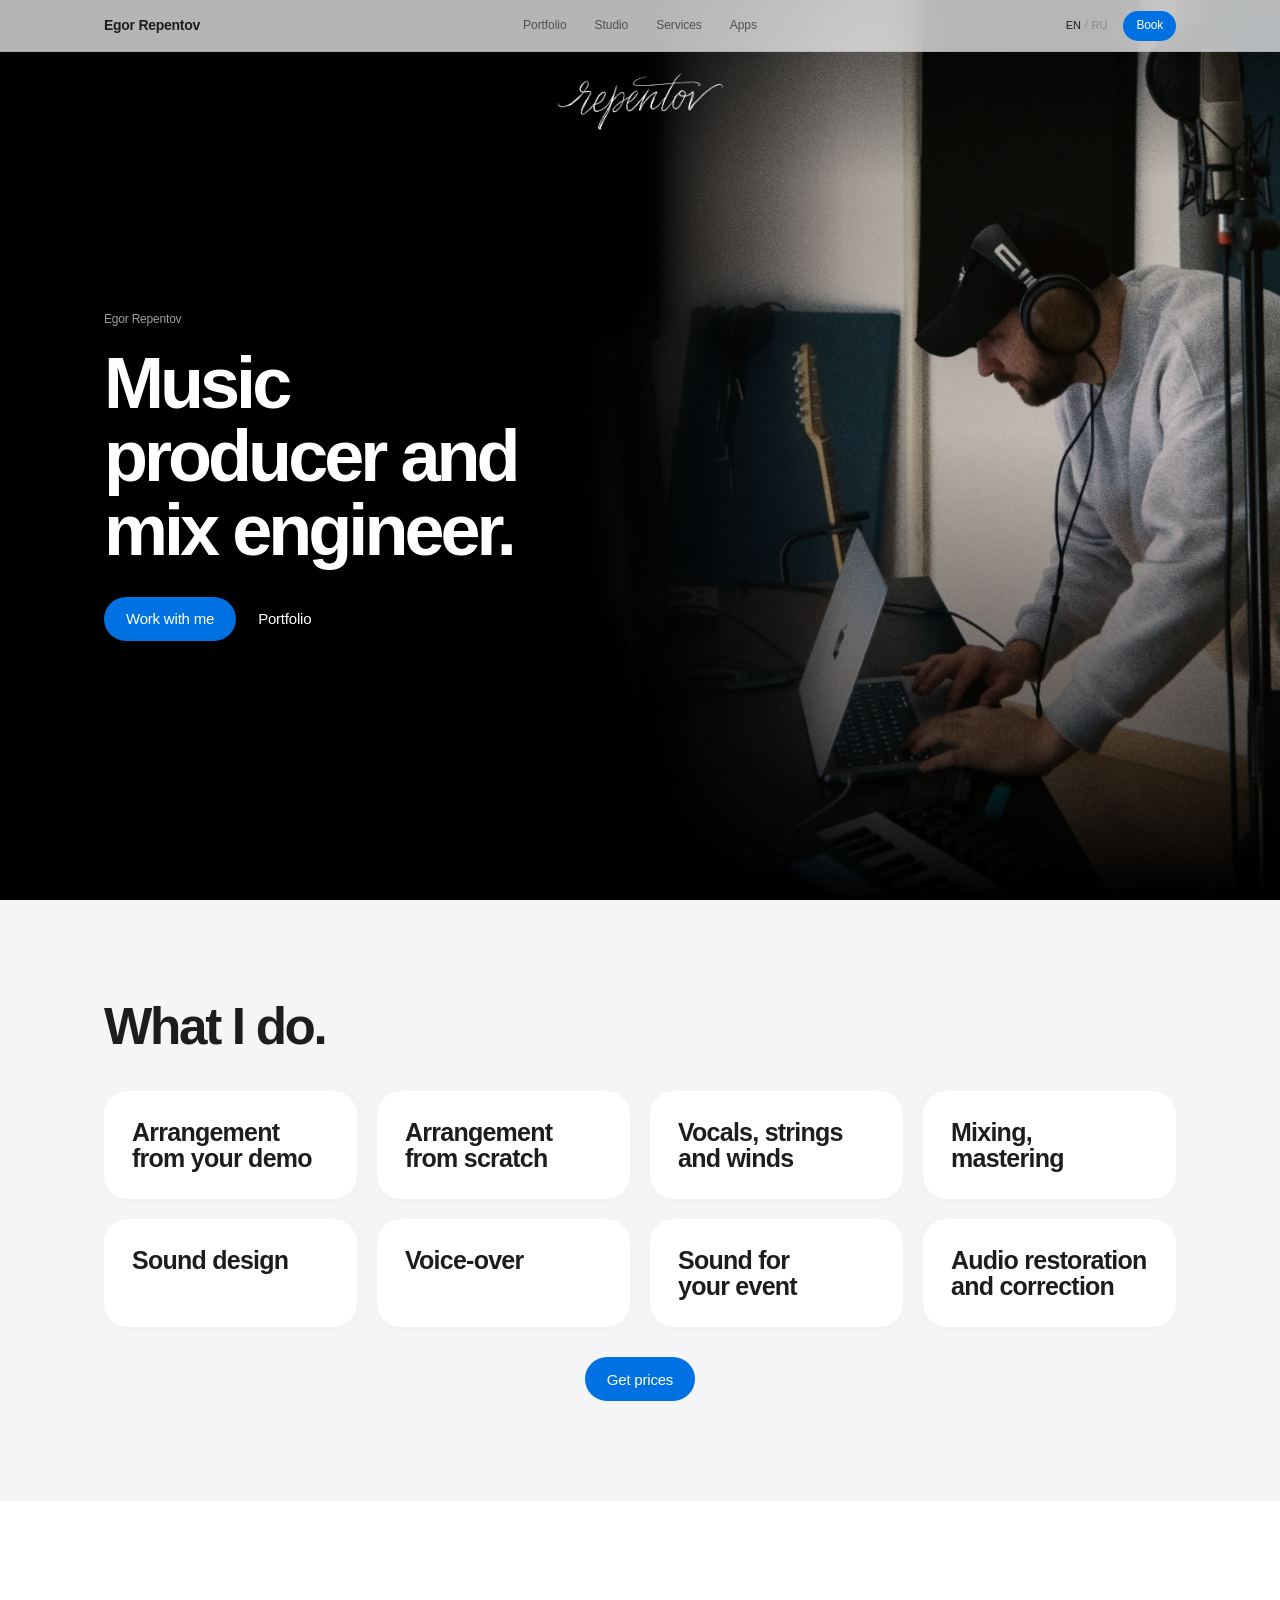
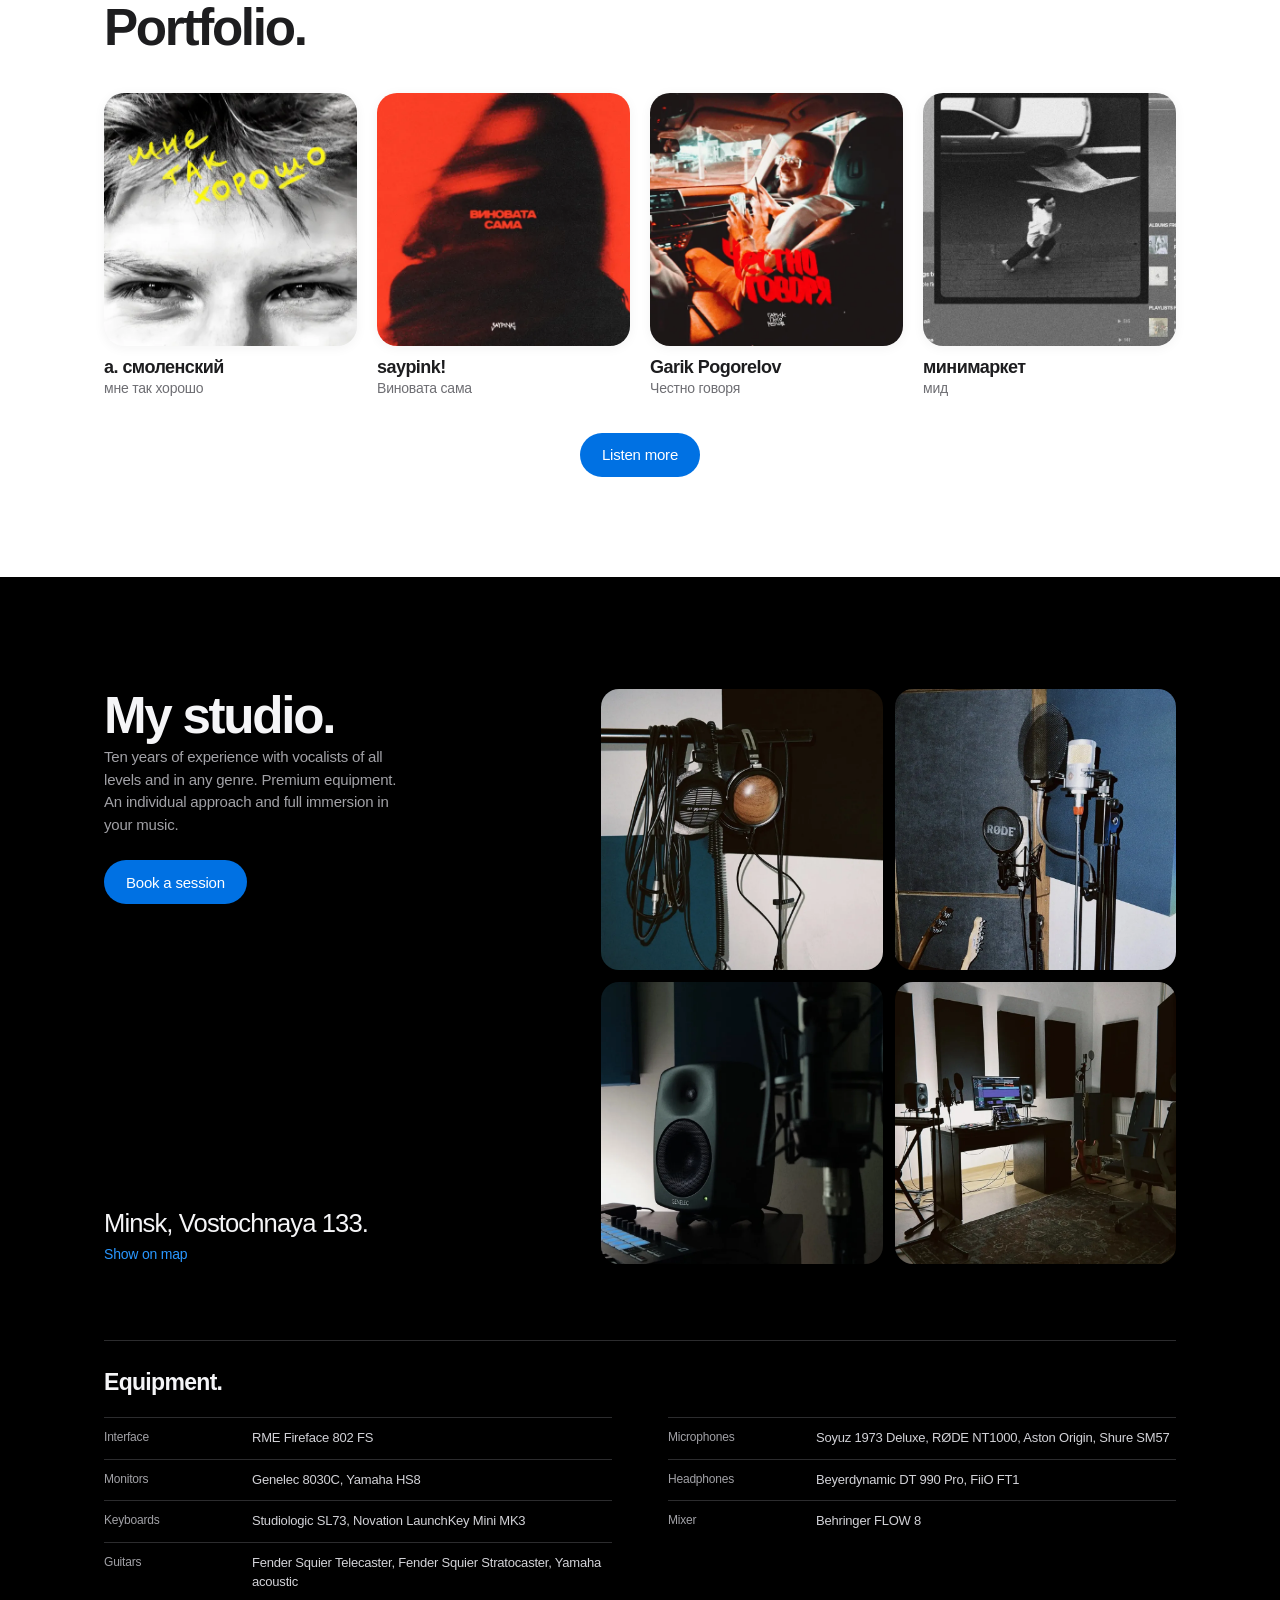
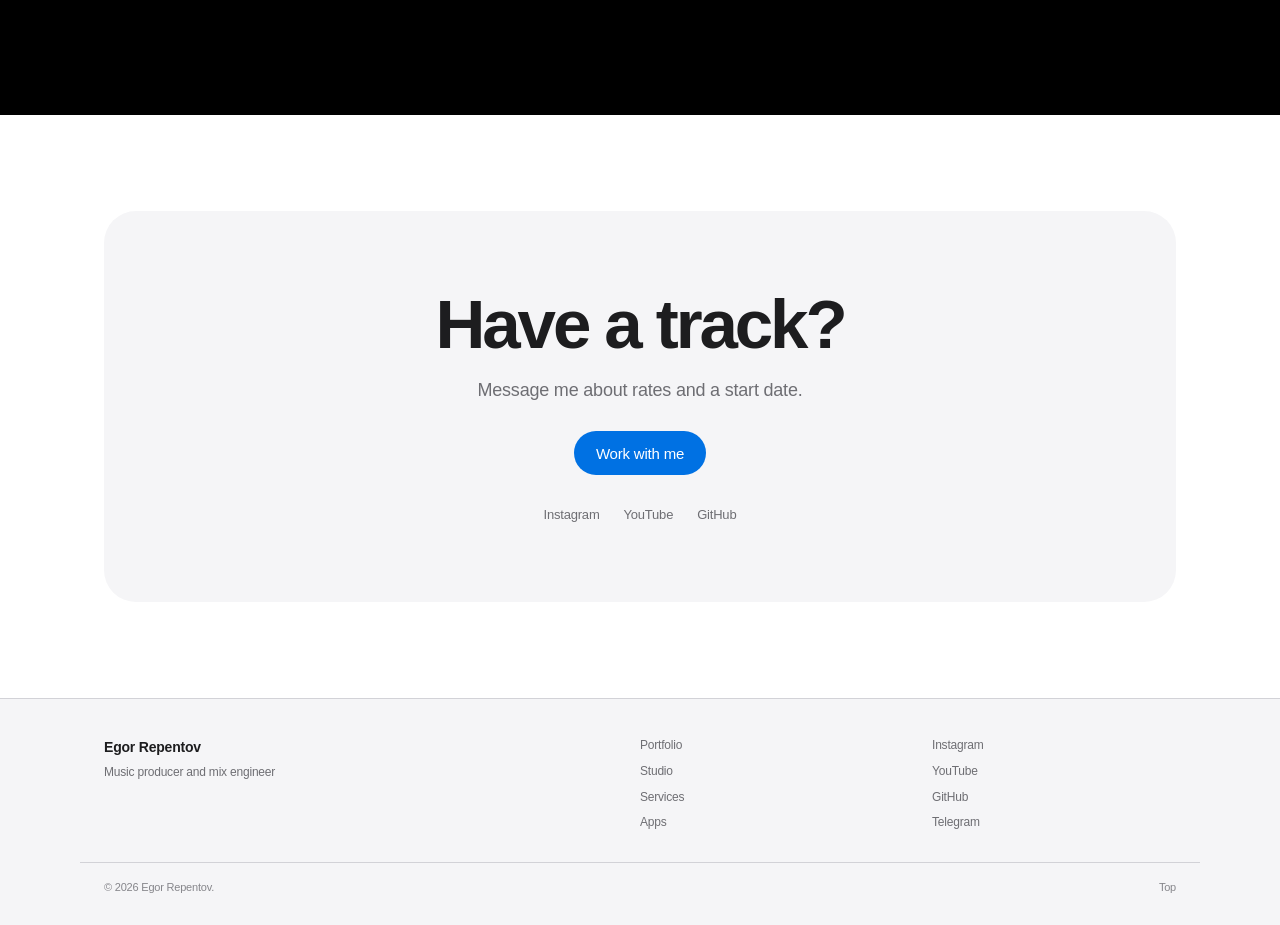
<file: index.html>
<!doctype html>
<html lang="en" data-lang="en">
<head>
  <meta charset="utf-8">
  <meta name="viewport" content="width=device-width, initial-scale=1">
  <title>Egor Repentov — music producer and mix engineer</title>
  <meta name="description" content="Egor Repentov is a music producer and mix engineer in Minsk. Music, recording and mixing. Studio and services.">
  <meta name="theme-color" content="#fbfbfd">
  <meta property="og:type" content="website">
  <meta property="og:title" content="Egor Repentov — music producer and mix engineer">
  <meta property="og:description" content="Egor Repentov is a music producer and mix engineer in Minsk. Music, recording and mixing. Studio and services.">
  <meta property="og:url" content="https://repentov-dev.github.io/">
  <meta property="og:image" content="https://repentov-dev.github.io/assets/hero-portrait.webp">
  <meta name="twitter:card" content="summary_large_image">
  <link rel="icon" href="favicon.svg" type="image/svg+xml">
  <link rel="stylesheet" href="css/apple.css">
  <script>
    try {
      var saved = localStorage.getItem('repentov-lang');
      var device = (navigator.languages && navigator.languages[0]) || navigator.language || '';
      if (saved === 'ru' || (saved !== 'en' && /^ru\b/i.test(device))) {
        document.documentElement.lang = 'ru';
        document.documentElement.dataset.lang = 'ru';
      }
    } catch (e) {}
  </script>
</head>
<body class="page-home">
  <a class="skip" href="#main" data-ru="К содержанию">Skip to content</a>
  <header class="nav" data-nav>
    <div class="nav__inner">
      <a class="nav__brand" href="index.html" data-ru="Егор Репентов">Egor Repentov</a>
      <nav class="nav__links" aria-label="Primary">
        <a href="portfolio.html" data-nav-link="records" data-ru="Портфолио">Portfolio</a>
        <a href="index.html#studio" data-nav-link="studio" data-ru="Студия">Studio</a>
        <a href="index.html#services" data-nav-link="services" data-ru="Услуги">Services</a>
        <a href="apps.html" data-nav-link="apps" data-ru="Приложения">Apps</a>
      </nav>
      <div class="nav__actions">
        <div class="nav__lang" role="group" aria-label="Language" data-ru-aria-label="Язык">
          <button type="button" data-set-lang="en" aria-pressed="true" aria-label="English">en</button>
          <span aria-hidden="true">/</span>
          <button type="button" data-set-lang="ru" aria-pressed="false" lang="ru" aria-label="Русский">ru</button>
        </div>
        <a class="nav__book" href="https://t.me/repentov" target="_blank" rel="noopener" data-ru="Записаться">Book</a>
        <button class="nav__menu" type="button" data-menu aria-expanded="false" aria-controls="site-menu" aria-label="Menu" data-ru-aria-label="Меню"><span></span><span></span></button>
      </div>
    </div>
  </header>
  <div class="menu" id="site-menu" data-menu-panel aria-hidden="true">
    <nav class="menu__links" aria-label="Menu">
      <a href="portfolio.html" data-ru="Портфолио">Portfolio</a>
      <a href="index.html#studio" data-ru="Студия">Studio</a>
      <a href="index.html#services" data-ru="Услуги">Services</a>
      <a href="apps.html" data-ru="Приложения">Apps</a>
      <a href="index.html#contact" data-ru="Контакт">Contact</a>
    </nav>
    <a class="menu__book" href="https://t.me/repentov" target="_blank" rel="noopener" data-ru="Записаться">Book a session</a>
    <p class="menu__meta"><span>Minsk</span><a href="https://t.me/repentov" target="_blank" rel="noopener">Telegram</a></p>
  </div>

  <main id="main">
    <section class="classic-hero" id="top">
      <div class="classic-hero__media"><img src="assets/hero-portrait.webp" width="2016" height="2122" alt="Egor Repentov in the studio" loading="eager" fetchpriority="high" decoding="sync"></div>
      <div class="classic-hero__blur" aria-hidden="true"></div>
      <div class="classic-hero__grain" aria-hidden="true"></div>
      <div class="classic-hero__scrim" aria-hidden="true"></div>
      <a class="classic-hero__logo" href="#top" aria-label="Egor Repentov" data-ru-aria-label="Егор Репентов">
        <img src="assets/logo-repentov.png" width="385" height="136" alt="">
      </a>
      <div class="wrap classic-hero__inner">
        <div class="classic-hero__text">
          <p class="classic-hero__name" data-ru="Егор Репентов">Egor Repentov</p>
          <h1 data-ru="Музыкальный продюсер и микс-инженер.">Music producer and mix engineer.</h1>
          <div class="classic-hero__actions">
            <a class="button" href="https://t.me/repentov" target="_blank" rel="noopener" data-ru="Работать со мной">Work with me</a>
            <a class="button button--text" href="portfolio.html" data-ru="Портфолио">Portfolio</a>
          </div>
        </div>
      </div>
    </section>
    <section class="section services" id="services">
      <div class="wrap">
        <div class="section-head">
          <h2 data-ru="Что я делаю.">What I do.</h2>
        </div>
        <div class="service-grid">
          <article class="service-card">
            <h3 data-ru="Аранжировка по вашему демо">Arrangement from your demo</h3>
          </article>
          <article class="service-card">
            <h3 data-ru="Аранжировка с нуля">Arrangement from scratch</h3>
          </article>
          <article class="service-card">
            <h3 data-ru="Запись вокала, струнных, духовых">Vocals, strings and winds</h3>
          </article>
          <article class="service-card">
            <h3 data-ru="Сведение, мастеринг">Mixing, mastering</h3>
          </article>
          <article class="service-card">
            <h3 data-ru="Саунд-дизайн">Sound design</h3>
          </article>
          <article class="service-card">
            <h3 data-ru="Озвучка">Voice-over</h3>
          </article>
          <article class="service-card">
            <h3 data-ru="Звук на ваше мероприятие">Sound for your event</h3>
          </article>
          <article class="service-card">
            <h3 data-ru="Восстановление и коррекция аудио">Audio restoration and correction</h3>
          </article>
        </div>
        <div class="services__cta">
          <a class="button" href="https://t.me/repentov" target="_blank" rel="noopener" data-ru="Узнать цены">Get prices</a>
        </div>
      </div>
    </section>
    <section class="section home-portfolio" id="portfolio">
      <div class="wrap">
        <div class="section-head">
          <h2 data-ru="Портфолио.">Portfolio.</h2>
        </div>
        <div class="home-portfolio__grid">
          <a class="home-release" href="https://www.youtube.com/watch?v=gv1dFiN3ik4" target="_blank" rel="noopener">
            <span class="home-release__cover"><img src="assets/cover-well.webp" width="560" height="560" alt="" loading="eager" decoding="async"></span>
            <h3>а. смоленский</h3>
            <p>мне так хорошо</p>
          </a>
          <a class="home-release" href="https://www.youtube.com/watch?v=vh1lVUvsnQ0" target="_blank" rel="noopener">
            <span class="home-release__cover"><img src="assets/cover-guilty.webp" width="560" height="560" alt="" loading="eager" decoding="async"></span>
            <h3>saypink!</h3>
            <p>Виновата сама</p>
          </a>
          <a class="home-release" href="https://www.youtube.com/playlist?list=OLAK5uy_mH-JVicq-II41cVX332g1i4ybgxMmh9sU" target="_blank" rel="noopener">
            <span class="home-release__cover"><img src="assets/cover-honest.webp" width="560" height="560" alt="" loading="eager" decoding="async"></span>
            <h3 data-ru="Гарик Погорелов">Garik Pogorelov</h3>
            <p>Честно говоря</p>
          </a>
          <a class="home-release" href="https://www.youtube.com/playlist?list=OLAK5uy_lmXIUz0wiMHDCPvbvu__K6rp3qj46fW30" target="_blank" rel="noopener">
            <span class="home-release__cover"><img src="assets/cover-mid.webp" width="560" height="560" alt="" loading="eager" decoding="async"></span>
            <h3>минимаркет</h3>
            <p>мид</p>
          </a>
        </div>
        <div class="home-portfolio__cta">
          <a class="button" href="portfolio.html" data-ru="Слушать больше">Listen more</a>
        </div>
      </div>
    </section>
    <section class="section studio theme-dark" id="studio">
      <div class="wrap">
        <div class="studio__grid">
          <div class="studio__copy">
            <h2 data-ru="Моя студия.">My studio.</h2>
            <p class="studio__note" data-ru="Десятилетний опыт работы с вокалистами любых уровней и в любых жанрах. Оборудование премиум-класса. Индивидуальный подход и полное погружение в вашу музыку.">Ten years of experience with vocalists of all levels and in any genre. Premium equipment. An individual approach and full immersion in your music.</p>
            <a class="button" href="https://t.me/repentov" target="_blank" rel="noopener" data-ru="Записаться">Book a session</a>
            <p class="studio__address" data-ru="Минск, ул. Восточная, 133.">Minsk, Vostochnaya 133.</p>
            <a class="text-link" href="https://yandex.by/maps/?ll=27.5978365%2C53.9412757&amp;z=17&amp;pt=27.5978365%2C53.9412757&amp;text=%D0%9C%D0%B8%D0%BD%D1%81%D0%BA%2C%20%D1%83%D0%BB%D0%B8%D1%86%D0%B0%20%D0%92%D0%BE%D1%81%D1%82%D0%BE%D1%87%D0%BD%D0%B0%D1%8F%2C%20133" target="_blank" rel="noopener"><span data-ru="Показать на карте">Show on map</span></a>
          </div>
          <div class="studio__photos"><figure><img src="assets/studio-1.webp" width="900" height="900" alt="Наушники в студии" loading="eager" decoding="async"></figure><figure><img src="assets/studio-2.webp" width="900" height="900" alt="Микрофонная стойка и гитары" loading="eager" decoding="async"></figure><figure><img src="assets/studio-3.webp" width="900" height="900" alt="Монитор Genelec 8030C" loading="eager" decoding="async"></figure><figure><img src="assets/studio-4.webp" width="900" height="900" alt="Студийная комната: стол, мониторы, акустические панели" loading="eager" decoding="async"></figure></div>
        </div>
        <div class="studio__gear">
          <h3 data-ru="Оборудование.">Equipment.</h3>
          <dl class="gear"><div><dt data-ru="Интерфейс">Interface</dt><dd>RME Fireface 802 FS</dd></div><div><dt data-ru="Микрофоны">Microphones</dt><dd>Soyuz 1973 Deluxe, RØDE NT1000, Aston Origin, Shure SM57</dd></div><div><dt data-ru="Мониторы">Monitors</dt><dd>Genelec 8030C, Yamaha HS8</dd></div><div><dt data-ru="Наушники">Headphones</dt><dd>Beyerdynamic DT 990 Pro, FiiO FT1</dd></div><div><dt data-ru="Клавиши">Keyboards</dt><dd>Studiologic SL73, Novation LaunchKey Mini MK3</dd></div><div><dt data-ru="Микшер">Mixer</dt><dd>Behringer FLOW 8</dd></div><div><dt data-ru="Гитары">Guitars</dt><dd>Fender Squier Telecaster, Fender Squier Stratocaster, Yamaha acoustic</dd></div></dl>
        </div>
      </div>
    </section>
    <section class="section contact" id="contact">
      <div class="wrap">
        <div class="contact__card">
          <h2 data-ru="Есть трек?">Have a track?</h2>
          <p data-ru="Напишите: обсудим цену и срок.">Message me about rates and a start date.</p>
          <a class="button" href="https://t.me/repentov" target="_blank" rel="noopener" data-ru="Работать со мной">Work with me</a>
          <div class="contact__socials">
            <a href="https://www.instagram.com/repentov/" target="_blank" rel="noopener">Instagram</a>
            <a href="https://www.youtube.com/@repentov_official" target="_blank" rel="noopener">YouTube</a>
            <a href="https://github.com/repentov-dev" target="_blank" rel="noopener">GitHub</a>
          </div>
        </div>
      </div>
    </section>
  </main>
  <footer class="foot">
    <div class="wrap foot__grid">
      <div class="foot__brand">
        <a href="index.html" data-ru="Егор Репентов">Egor Repentov</a>
        <p data-ru="Музыкальный продюсер и микс-инженер">Music producer and mix engineer</p>
      </div>
      <nav class="foot__nav" aria-label="Footer">
        <a href="portfolio.html" data-ru="Портфолио">Portfolio</a>
        <a href="index.html#studio" data-ru="Студия">Studio</a>
        <a href="index.html#services" data-ru="Услуги">Services</a>
        <a href="apps.html" data-ru="Приложения">Apps</a>
      </nav>
      <div class="foot__social">
        <a href="https://www.instagram.com/repentov/" target="_blank" rel="noopener">Instagram</a>
        <a href="https://www.youtube.com/@repentov_official" target="_blank" rel="noopener">YouTube</a>
        <a href="https://github.com/repentov-dev" target="_blank" rel="noopener">GitHub</a>
        <a href="https://t.me/repentov" target="_blank" rel="noopener">Telegram</a>
      </div>
    </div>
    <div class="wrap foot__fine">
      <span data-ru="© 2026 Егор Репентов.">© 2026 Egor Repentov.</span>
      <a href="index.html" data-ru="Наверх">Top</a>
    </div>
  </footer>

  <script src="js/site.js" defer></script>
</body>
</html>
</file>
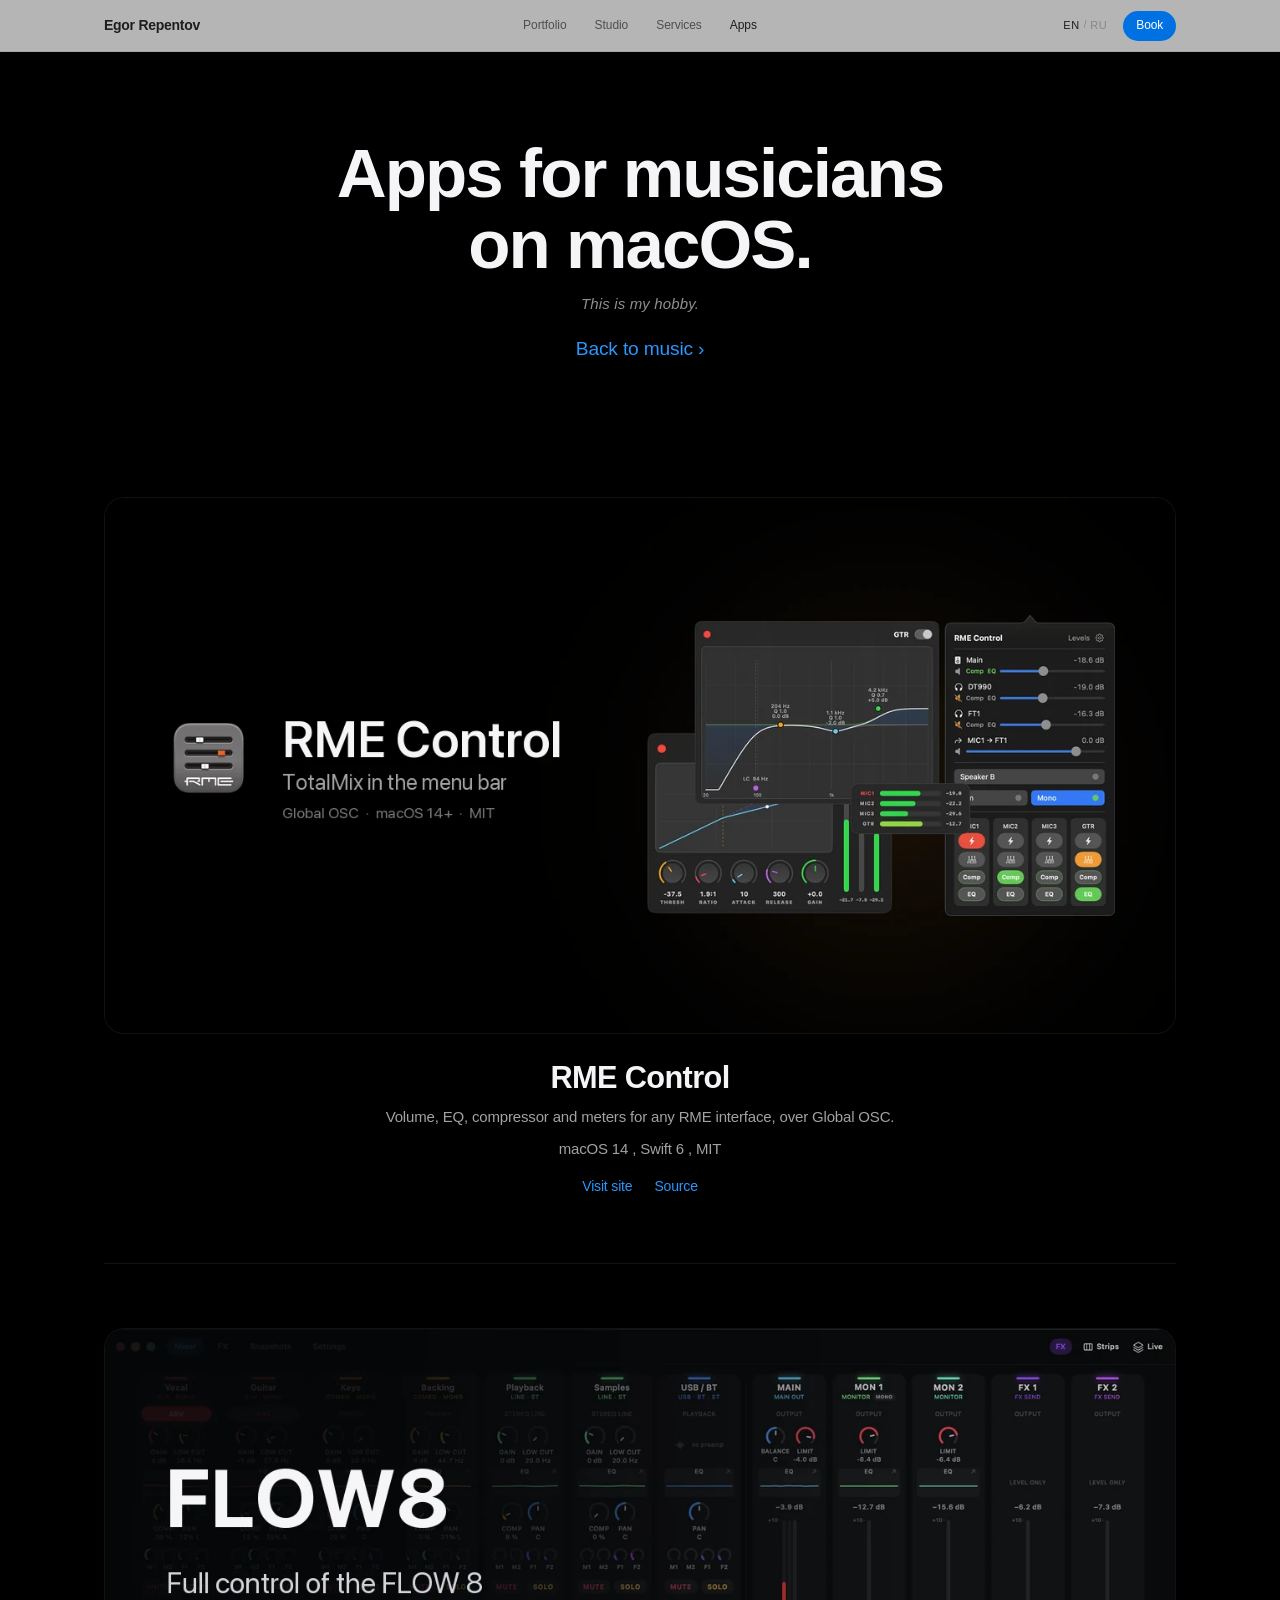
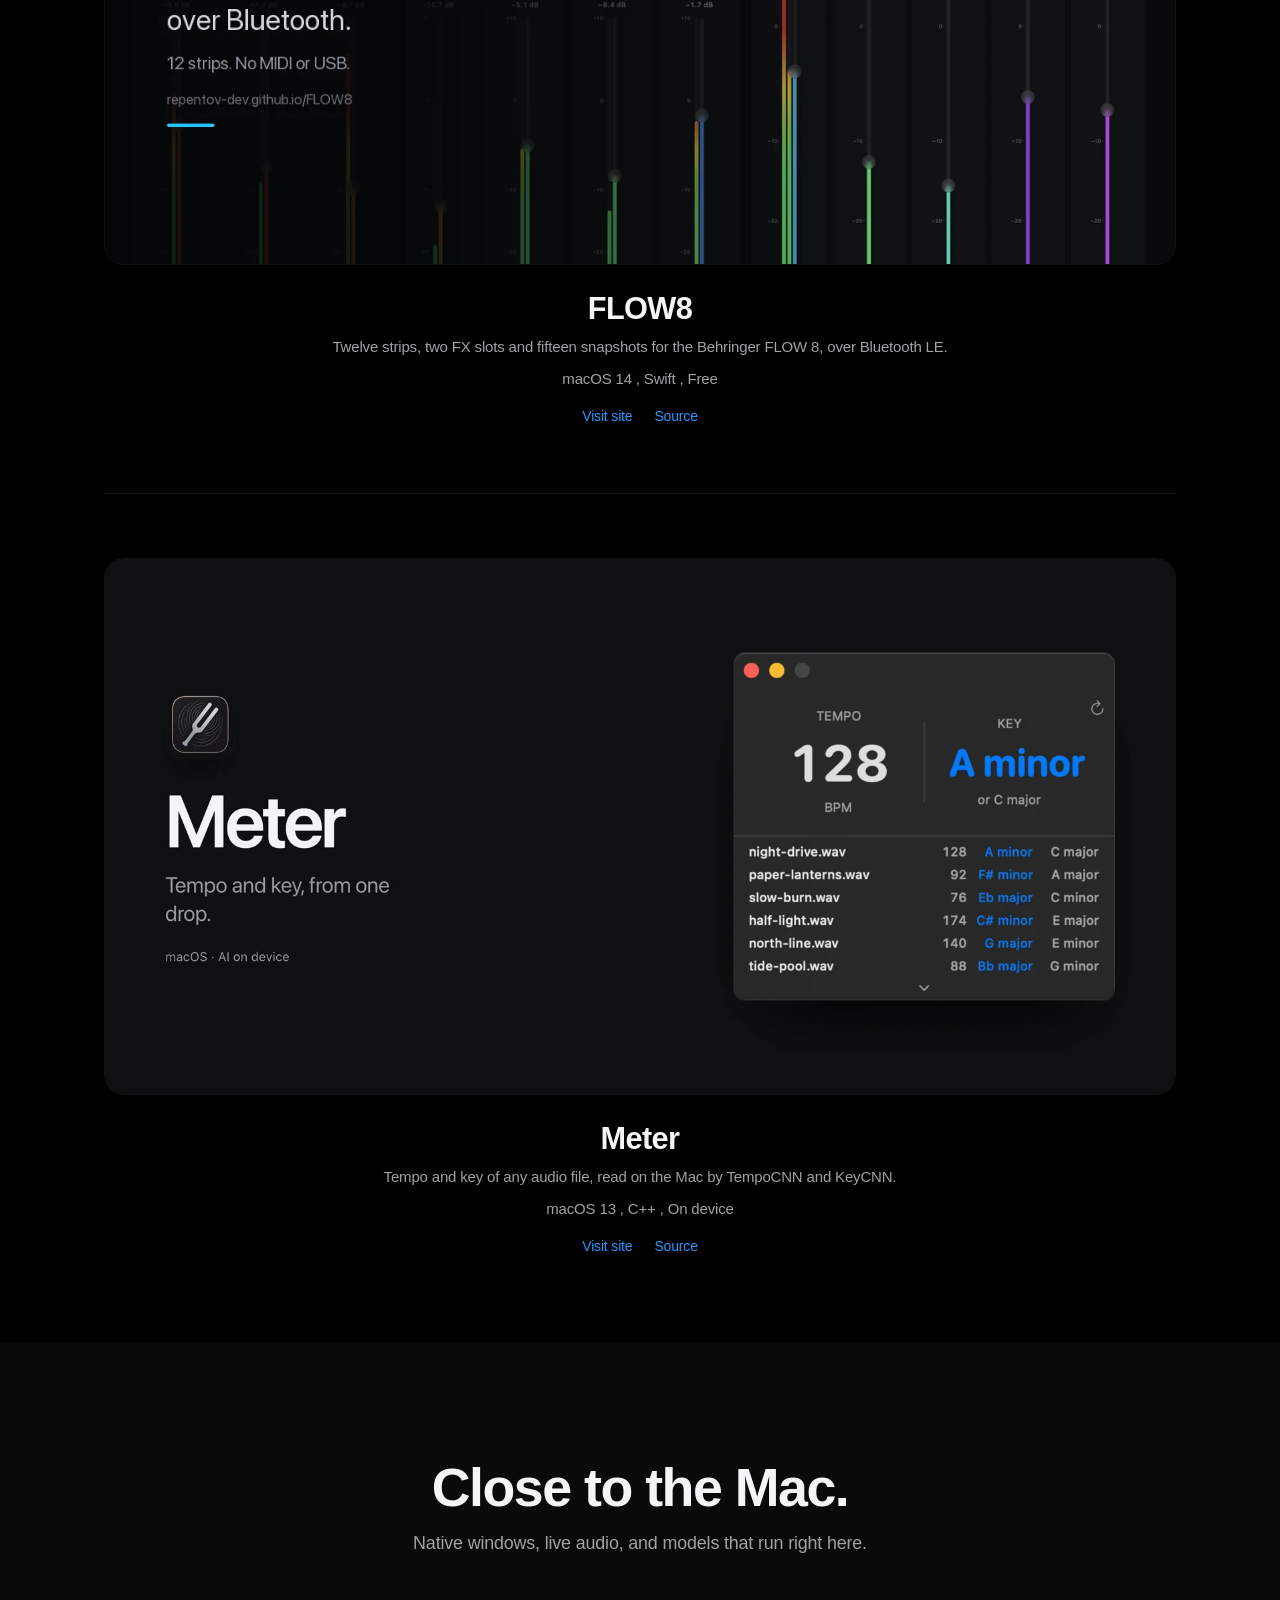
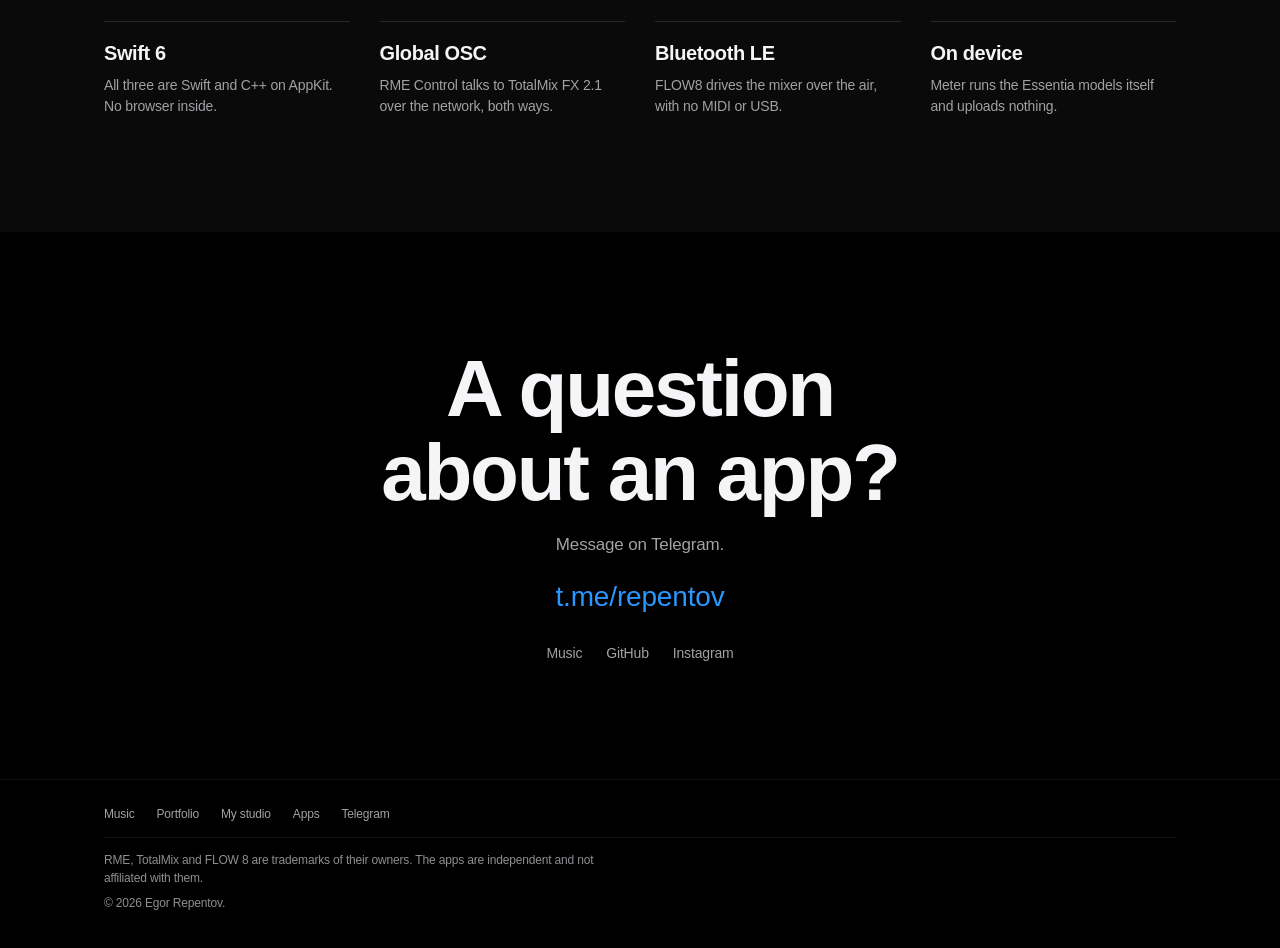
<file: apps.html>
<!doctype html>
<html lang="en" data-lang="en">
<head>
  <meta charset="utf-8">
  <meta name="viewport" content="width=device-width, initial-scale=1">
  <title>Apps for the Mac, Egor Repentov</title>
  <meta name="description" content="Three macOS apps for audio by Egor Repentov: RME Control for TotalMix, FLOW8 over Bluetooth LE, and Meter for tempo and key on device.">
  <meta name="theme-color" content="#000000">
  <meta property="og:type" content="website">
  <meta property="og:title" content="Apps for the Mac, Egor Repentov">
  <meta property="og:description" content="RME Control, FLOW8 and Meter: three macOS apps for audio.">
  <meta property="og:url" content="https://repentov-dev.github.io/apps.html">
  <meta property="og:image" content="https://repentov-dev.github.io/assets/rme-control.webp">
  <meta name="twitter:card" content="summary_large_image">
  <link rel="icon" href="favicon.svg" type="image/svg+xml">
  <link rel="stylesheet" href="css/apps.css">
  <link rel="stylesheet" href="css/nav.css">
  <script>
    document.documentElement.classList.add('js');
    try {
      var saved = localStorage.getItem('repentov-lang');
      var device = (navigator.languages && navigator.languages[0]) || navigator.language || '';
      if (saved === 'ru' || (saved !== 'en' && /^ru\b/i.test(device))) {
        document.documentElement.lang = 'ru';
        document.documentElement.dataset.lang = 'ru';
      }
    } catch (e) {}
  </script>
</head>
<body class="page-apps">
  <a class="skip" href="#main" data-ru="Перейти к содержанию">Skip to content</a>

  <header class="nav" data-nav>
    <div class="nav__inner">
      <a class="nav__brand" href="index.html" data-ru="Егор Репентов">Egor Repentov</a>
      <nav class="nav__links" aria-label="Primary">
        <a href="portfolio.html" data-nav-link="records" data-ru="Портфолио">Portfolio</a>
        <a href="index.html#studio" data-nav-link="studio" data-ru="Студия">Studio</a>
        <a href="index.html#services" data-nav-link="services" data-ru="Услуги">Services</a>
        <a href="apps.html" data-nav-link="apps" aria-current="page" data-ru="Приложения">Apps</a>
      </nav>
      <div class="nav__actions">
        <div class="nav__lang" role="group" aria-label="Language" data-ru-aria-label="Язык">
          <button type="button" data-set-lang="en" aria-pressed="true" aria-label="English">en</button>
          <span aria-hidden="true">/</span>
          <button type="button" data-set-lang="ru" aria-pressed="false" lang="ru" aria-label="Русский">ru</button>
        </div>
        <a class="nav__book" href="https://t.me/repentov" target="_blank" rel="noopener" data-ru="Записаться">Book</a>
        <button class="nav__menu" type="button" data-menu aria-expanded="false" aria-controls="site-menu" aria-label="Menu" data-ru-aria-label="Меню"><span></span><span></span></button>
      </div>
    </div>
  </header>
  <div class="menu" id="site-menu" data-menu-panel aria-hidden="true">
    <nav class="menu__links" aria-label="Menu">
      <a href="portfolio.html" data-ru="Портфолио">Portfolio</a>
      <a href="index.html#studio" data-ru="Студия">Studio</a>
      <a href="index.html#services" data-ru="Услуги">Services</a>
      <a href="apps.html" data-ru="Приложения">Apps</a>
      <a href="index.html#contact" data-ru="Контакт">Contact</a>
    </nav>
    <a class="menu__book" href="https://t.me/repentov" target="_blank" rel="noopener" data-ru="Записаться">Book a session</a>
    <p class="menu__meta"><span>Minsk</span><a href="https://t.me/repentov" target="_blank" rel="noopener">Telegram</a></p>
  </div>

  <main id="main">
    <section class="apps-hero" id="top">
      <div class="wrap">
        <h1 data-ru="Приложения на macOS для музыкантов.">Apps for musicians on macOS.</h1>
        <p class="apps-hero__hobby" data-ru="Это мое хобби">This is my hobby.</p>
        <p class="apps-hero__back"><a class="chev" href="index.html"><span data-ru="Назад к музыке">Back to music</span><span class="chev__mark" aria-hidden="true">›</span></a></p>
      </div>
    </section>

    <section class="products" id="apps">
      <div class="wrap">
        <article class="product" id="rme">
          <a class="product__frame" href="https://repentov-dev.github.io/rme-control/" target="_blank" rel="noopener" data-reveal>
            <img src="assets/rme-control.webp" width="1280" height="640" alt="RME Control, TotalMix in the menu bar, with the popover, equalizer and meters" loading="lazy" decoding="async">
          </a>
          <div class="product__meta" data-reveal>
            <h3><a href="https://repentov-dev.github.io/rme-control/" target="_blank" rel="noopener">RME Control</a></h3>
            <p data-ru="Громкость, эквалайзер, компрессор и метры для любого интерфейса RME, по Global OSC.">Volume, EQ, compressor and meters for any RME interface, over Global OSC.</p>
            <p class="product__spec">macOS 14<span>Swift 6</span><span>MIT</span></p>
            <ul class="product__links">
              <li><a href="https://repentov-dev.github.io/rme-control/" target="_blank" rel="noopener" data-ru="Открыть сайт">Visit site</a></li>
              <li><a href="https://github.com/repentov-dev/rme-control" target="_blank" rel="noopener" data-ru="Исходники">Source</a></li>
            </ul>
          </div>
        </article>

        <article class="product" id="flow8">
          <a class="product__frame" href="https://repentov-dev.github.io/FLOW8/" target="_blank" rel="noopener" data-reveal>
            <img src="assets/flow8.webp" width="1280" height="640" alt="FLOW8, full control of the Behringer FLOW 8 over Bluetooth, with twelve strips and meters" loading="lazy" decoding="async">
          </a>
          <div class="product__meta" data-reveal>
            <h3><a href="https://repentov-dev.github.io/FLOW8/" target="_blank" rel="noopener">FLOW8</a></h3>
            <p data-ru="Двенадцать каналов, два слота FX и пятнадцать снапшотов для Behringer FLOW 8 по Bluetooth LE.">Twelve strips, two FX slots and fifteen snapshots for the Behringer FLOW 8, over Bluetooth LE.</p>
            <p class="product__spec">macOS 14<span>Swift</span><span data-ru="Бесплатно">Free</span></p>
            <ul class="product__links">
              <li><a href="https://repentov-dev.github.io/FLOW8/" target="_blank" rel="noopener" data-ru="Открыть сайт">Visit site</a></li>
              <li><a href="https://github.com/repentov-dev/FLOW8" target="_blank" rel="noopener" data-ru="Исходники">Source</a></li>
            </ul>
          </div>
        </article>

        <article class="product" id="meter">
          <a class="product__frame" href="https://repentov-dev.github.io/meter-key-bpm/" target="_blank" rel="noopener" data-reveal>
            <img src="assets/meter.webp" width="1600" height="800" alt="Meter, tempo and key from one drop, showing 128 BPM and A minor beside the file list" loading="lazy" decoding="async">
          </a>
          <div class="product__meta" data-reveal>
            <h3><a href="https://repentov-dev.github.io/meter-key-bpm/" target="_blank" rel="noopener">Meter</a></h3>
            <p data-ru="Темп и тональность любого файла, считанные на Mac: TempoCNN и KeyCNN.">Tempo and key of any audio file, read on the Mac by TempoCNN and KeyCNN.</p>
            <p class="product__spec">macOS 13<span>C++</span><span data-ru="На устройстве">On device</span></p>
            <ul class="product__links">
              <li><a href="https://repentov-dev.github.io/meter-key-bpm/" target="_blank" rel="noopener" data-ru="Открыть сайт">Visit site</a></li>
              <li><a href="https://github.com/repentov-dev/meter-key-bpm" target="_blank" rel="noopener" data-ru="Исходники">Source</a></li>
            </ul>
          </div>
        </article>
      </div>
    </section>

    <section class="section built" id="built">
      <div class="wrap">
        <div class="section-head" data-reveal>
          <h2 data-ru="Близко к Mac.">Close to the Mac.</h2>
          <p data-ru="Нативные окна, живой звук и модели, которые считают на месте.">Native windows, live audio, and models that run right here.</p>
        </div>
        <div class="built__grid">
          <div class="fact" data-reveal><h3>Swift 6</h3><p data-ru="Все три приложения написаны на Swift и C++ с AppKit. Внутри нет браузера.">All three are Swift and C++ on AppKit. No browser inside.</p></div>
          <div class="fact" data-reveal><h3>Global OSC</h3><p data-ru="RME Control говорит с TotalMix FX 2.1 по сети, в две стороны.">RME Control talks to TotalMix FX 2.1 over the network, both ways.</p></div>
          <div class="fact" data-reveal><h3>Bluetooth LE</h3><p data-ru="FLOW8 управляет микшером по воздуху, без MIDI и USB.">FLOW8 drives the mixer over the air, with no MIDI or USB.</p></div>
          <div class="fact" data-reveal><h3 data-ru="На устройстве">On device</h3><p data-ru="Meter считает темп и тональность моделями Essentia, ничего не отправляя.">Meter runs the Essentia models itself and uploads nothing.</p></div>
        </div>
      </div>
    </section>

    <section class="section contact" id="contact">
      <div class="wrap" data-reveal>
        <h2 data-ru="Вопрос по приложению?">A question about an app?</h2>
        <p class="contact__note" data-ru="Напишите в Telegram.">Message on Telegram.</p>
        <p><a class="contact__link" href="https://t.me/repentov" target="_blank" rel="noopener">t.me/repentov</a></p>
        <div class="contact__socials">
          <a href="index.html" data-ru="Музыка">Music</a>
          <a href="https://github.com/repentov-dev" target="_blank" rel="noopener">GitHub</a>
          <a href="https://www.instagram.com/repentov/" target="_blank" rel="noopener">Instagram</a>
        </div>
      </div>
    </section>
  </main>

  <footer class="foot">
    <div class="wrap">
      <nav class="foot__nav" aria-label="Footer">
        <a href="index.html" data-ru="Музыка">Music</a>
        <a href="portfolio.html" data-ru="Портфолио">Portfolio</a>
        <a href="index.html#studio" data-ru="Моя студия">My studio</a>
        <a href="apps.html" data-ru="Приложения">Apps</a>
        <a href="https://t.me/repentov" target="_blank" rel="noopener">Telegram</a>
      </nav>
      <p class="foot__legal" data-ru="RME, TotalMix и FLOW 8 принадлежат их владельцам. Приложения независимы и с ними не связаны.">RME, TotalMix and FLOW 8 are trademarks of their owners. The apps are independent and not affiliated with them.</p>
      <p class="foot__fine" data-ru="© 2026 Егор Репентов.">© 2026 Egor Repentov.</p>
    </div>
  </footer>

  <script src="js/apps.js" defer></script>
  <script src="js/nav.js" defer></script>
</body>
</html>
</file>
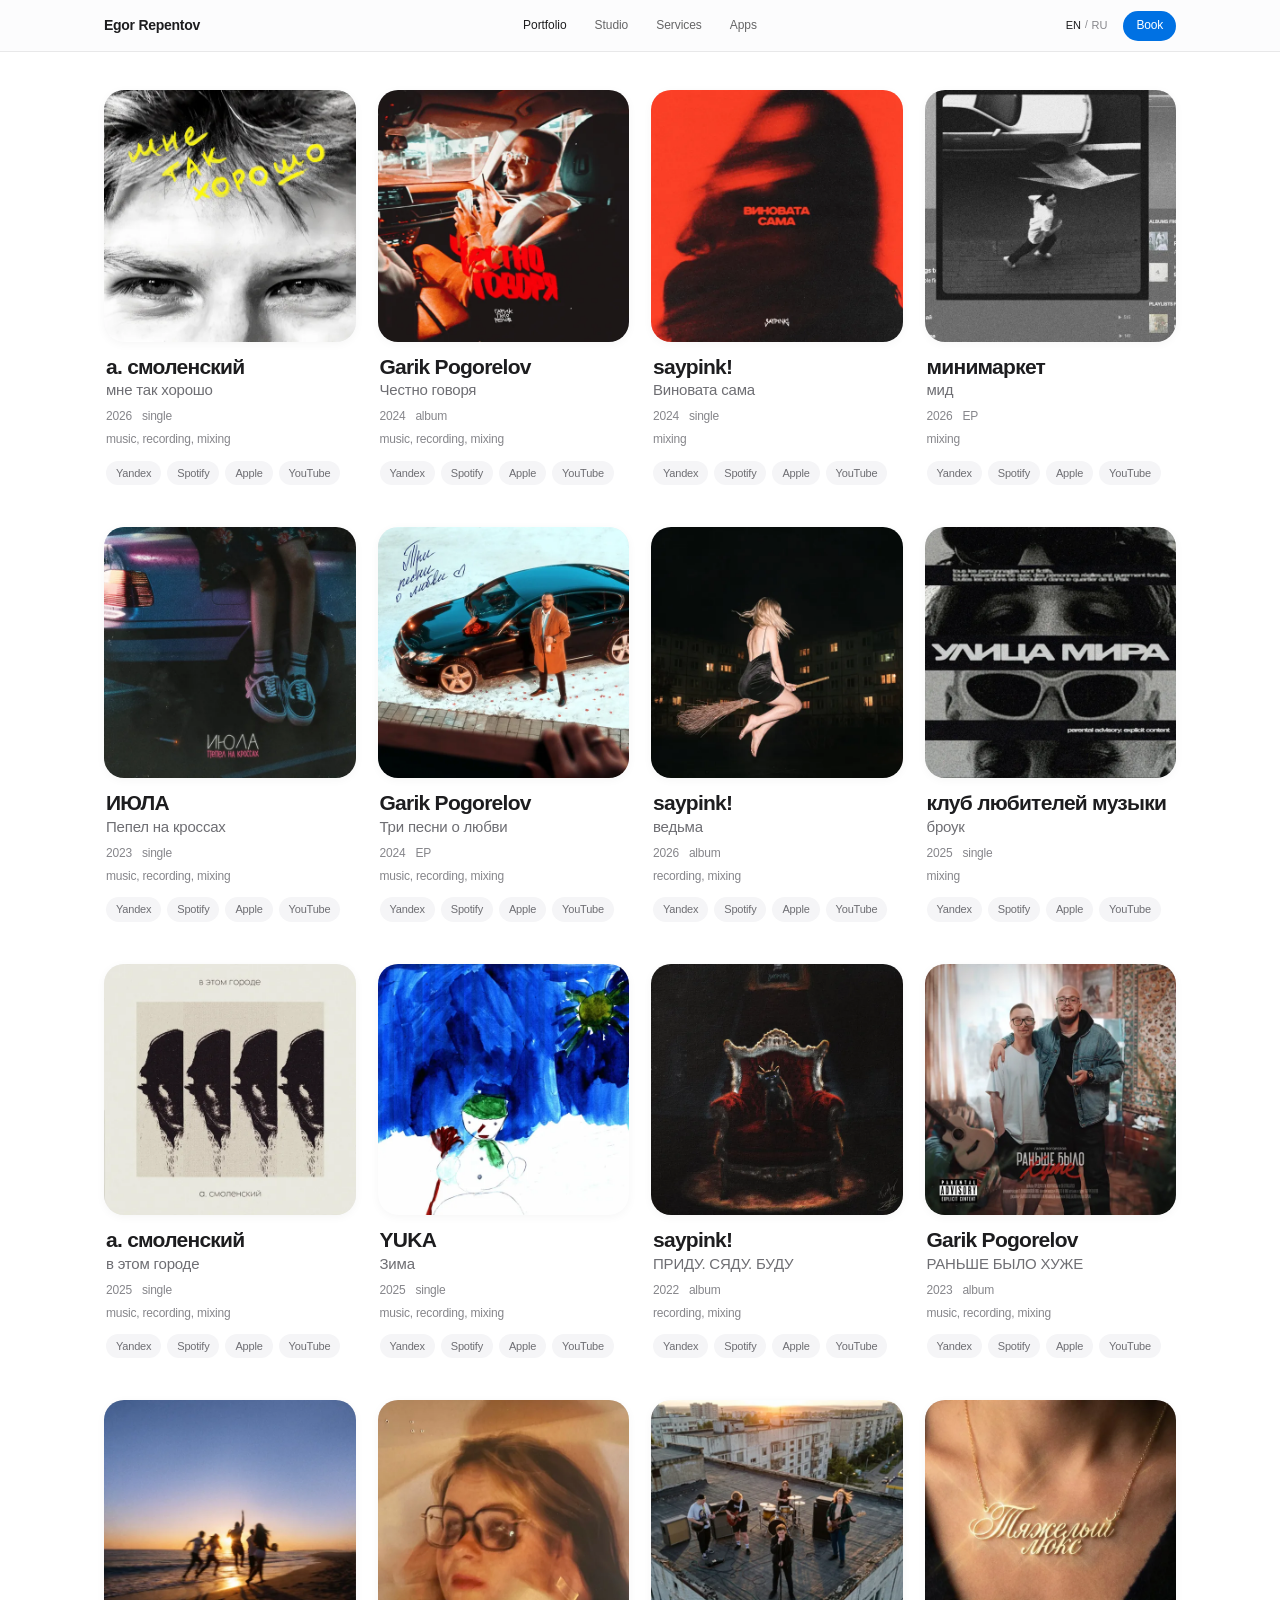
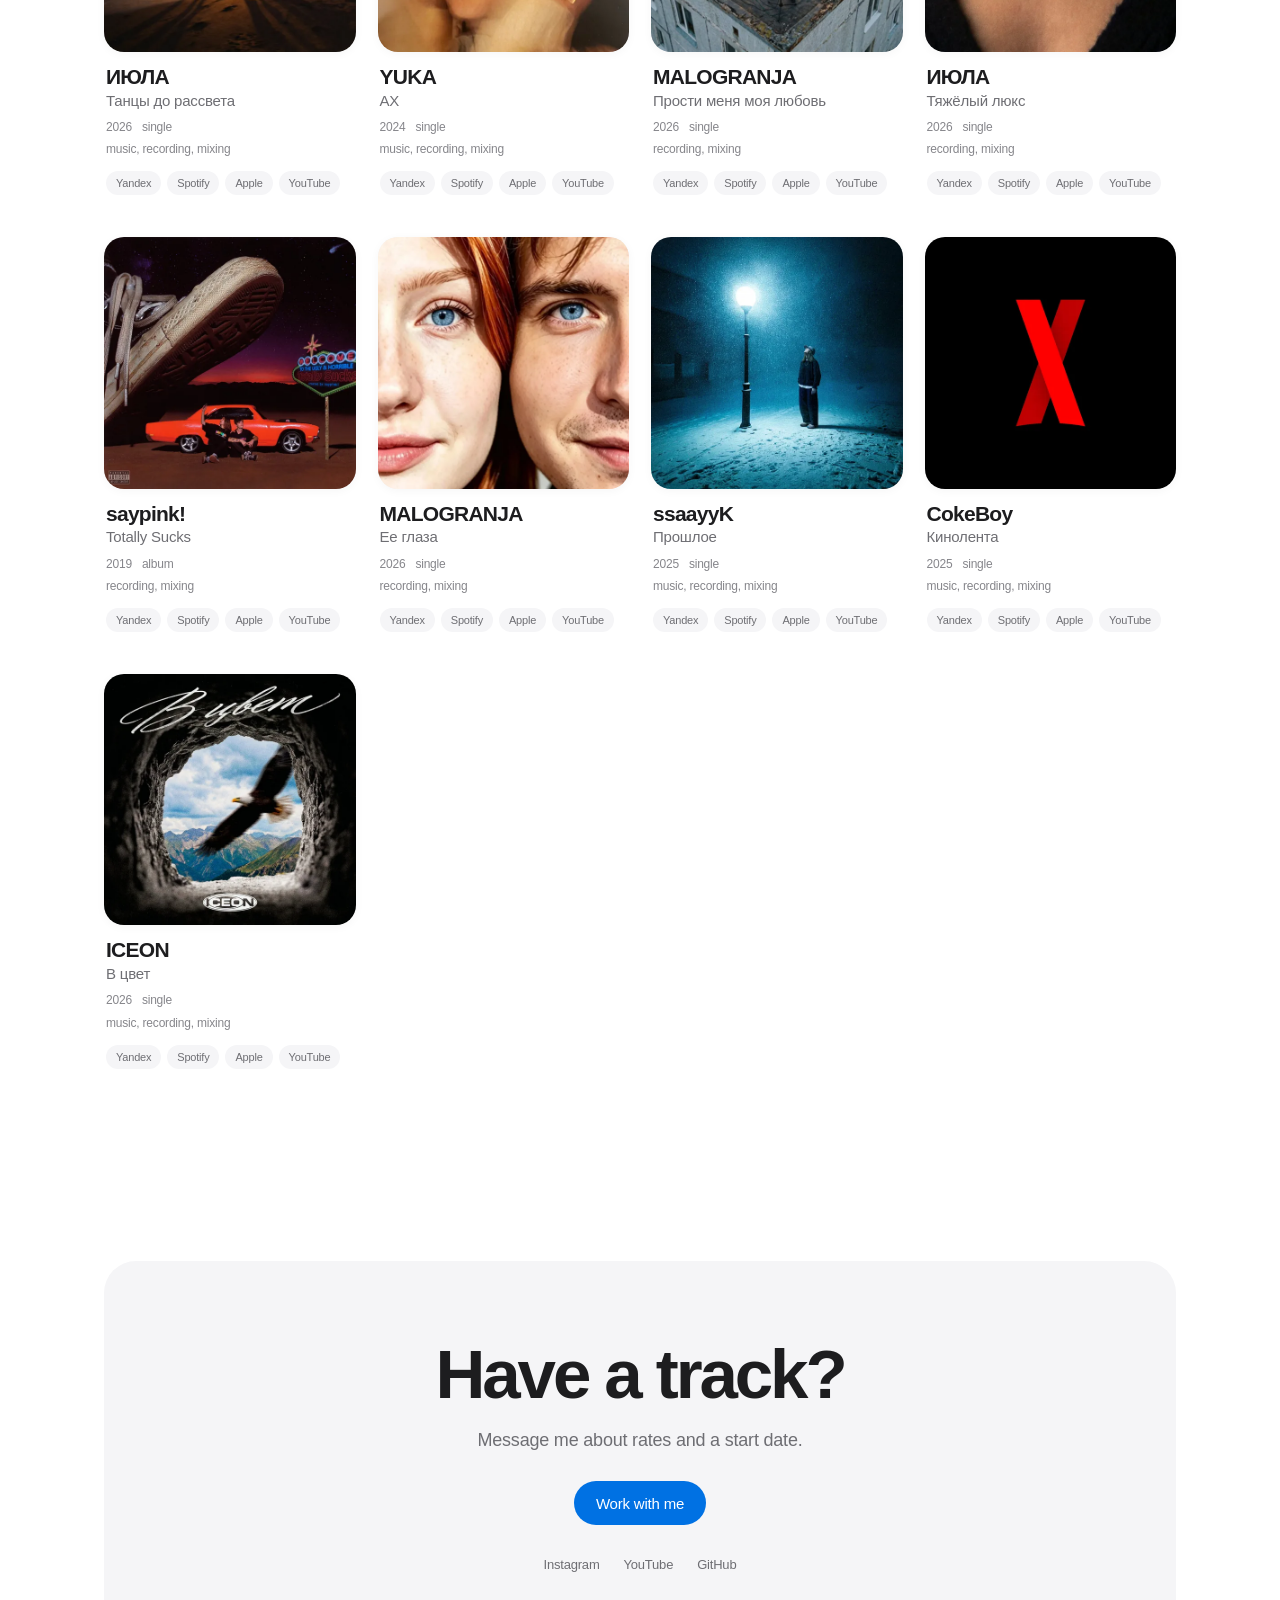
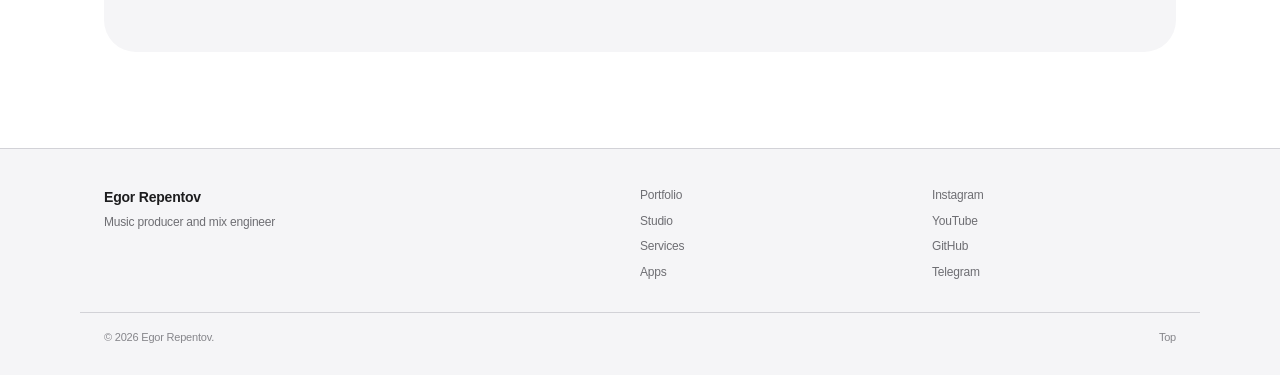
<file: portfolio.html>
<!doctype html>
<html lang="en" data-lang="en">
<head>
  <meta charset="utf-8">
  <meta name="viewport" content="width=device-width, initial-scale=1">
  <title>Portfolio — Egor Repentov</title>
  <meta name="description" content="Portfolio of Egor Repentov, music producer and mix engineer in Minsk. Music, recording and mixing for Garik Pogorelov, saypink!, ИЮЛА, YUKA, MALOGRANJA and more.">
  <meta name="theme-color" content="#fbfbfd">
  <meta property="og:type" content="website">
  <meta property="og:title" content="Portfolio — Egor Repentov">
  <meta property="og:description" content="Portfolio of Egor Repentov, music producer and mix engineer in Minsk. Music, recording and mixing for Garik Pogorelov, saypink!, ИЮЛА, YUKA, MALOGRANJA and more.">
  <meta property="og:url" content="https://repentov-dev.github.io/portfolio.html">
  <meta property="og:image" content="https://repentov-dev.github.io/assets/cover-honest.webp">
  <meta name="twitter:card" content="summary_large_image">
  <link rel="icon" href="favicon.svg" type="image/svg+xml">
  <link rel="stylesheet" href="css/apple.css">
  <script>
    try {
      var saved = localStorage.getItem('repentov-lang');
      var device = (navigator.languages && navigator.languages[0]) || navigator.language || '';
      if (saved === 'ru' || (saved !== 'en' && /^ru\b/i.test(device))) {
        document.documentElement.lang = 'ru';
        document.documentElement.dataset.lang = 'ru';
      }
    } catch (e) {}
  </script>
</head>
<body class="page-records">
  <a class="skip" href="#main" data-ru="К содержанию">Skip to content</a>

  <header class="nav" data-nav>
    <div class="nav__inner">
      <a class="nav__brand" href="index.html" data-ru="Егор Репентов">Egor Repentov</a>
      <nav class="nav__links" aria-label="Primary"><a href="index.html#records" data-nav-link="records" aria-current="page" data-ru="Портфолио">Portfolio</a><a href="index.html#studio" data-nav-link="studio" data-ru="Студия">Studio</a><a href="index.html#services" data-nav-link="services" data-ru="Услуги">Services</a><a href="apps.html" data-nav-link="apps" data-ru="Приложения">Apps</a></nav>
      <div class="nav__actions">
        <div class="nav__lang" role="group" aria-label="Language" data-ru-aria-label="Язык">
          <button type="button" data-set-lang="en" aria-pressed="true" aria-label="English">en</button>
          <span aria-hidden="true">/</span>
          <button type="button" data-set-lang="ru" aria-pressed="false" lang="ru" aria-label="Русский">ru</button>
        </div>
        <a class="nav__book" href="https://t.me/repentov" target="_blank" rel="noopener" data-ru="Записаться">Book</a>
        <button class="nav__menu" type="button" data-menu aria-expanded="false" aria-controls="site-menu" aria-label="Menu" data-ru-aria-label="Меню"><span></span><span></span></button>
      </div>
    </div>
  </header>
  <div class="menu" id="site-menu" data-menu-panel aria-hidden="true">
    <nav class="menu__links" aria-label="Menu">
      <a href="index.html#records" data-ru="Портфолио">Portfolio</a>
      <a href="index.html#studio" data-ru="Студия">Studio</a>
      <a href="index.html#services" data-ru="Услуги">Services</a>
      <a href="apps.html" data-ru="Приложения">Apps</a>
      <a href="index.html#contact" data-ru="Контакт">Contact</a>
    </nav>
    <a class="menu__book" href="https://t.me/repentov" target="_blank" rel="noopener" data-ru="Записаться">Book a session</a>
    <p class="menu__meta"><span>Minsk</span><a href="https://t.me/repentov" target="_blank" rel="noopener">Telegram</a></p>
  </div>

  <main id="main">
    <section class="collection">
      <div class="wrap">
        <div class="grid" data-grid>
      <article class="grid-card" data-roles="mixing music recording">
        <a class="grid-card__cover" href="https://www.youtube.com/watch?v=gv1dFiN3ik4" aria-label="а. смоленский — мне так хорошо on YouTube" target="_blank" rel="noopener">
          <img src="assets/cover-well.webp" width="560" height="560" alt="" loading="lazy" decoding="async">
        </a>
        <div class="grid-card__body">
          <h2><span>а. смоленский</span></h2>
          <p class="grid-card__title">мне так хорошо</p>
          <p class="grid-card__meta"><span>2026</span><span data-ru="сингл">single</span></p>
          <p class="grid-card__roles"><span data-ru="музыка, запись, сведение">music, recording, mixing</span></p>
          <div class="grid-card__links"><a href="https://music.yandex.ru/album/41529192" target="_blank" rel="noopener">Yandex</a><a href="https://open.spotify.com/track/1m2PaYBNyhA8NECsHrM83Q" target="_blank" rel="noopener">Spotify</a><a href="https://music.apple.com/album/1891719546" target="_blank" rel="noopener">Apple</a><a href="https://www.youtube.com/watch?v=gv1dFiN3ik4" target="_blank" rel="noopener">YouTube</a></div>
        </div>
      </article>
      <article class="grid-card" data-roles="mixing music recording">
        <a class="grid-card__cover" href="https://www.youtube.com/playlist?list=OLAK5uy_mH-JVicq-II41cVX332g1i4ybgxMmh9sU" aria-label="Garik Pogorelov — Честно говоря on YouTube" target="_blank" rel="noopener">
          <img src="assets/cover-honest.webp" width="560" height="560" alt="" loading="lazy" decoding="async">
        </a>
        <div class="grid-card__body">
          <h2><span data-ru="Гарик Погорелов">Garik Pogorelov</span></h2>
          <p class="grid-card__title">Честно говоря</p>
          <p class="grid-card__meta"><span>2024</span><span data-ru="альбом">album</span></p>
          <p class="grid-card__roles"><span data-ru="музыка, запись, сведение">music, recording, mixing</span></p>
          <div class="grid-card__links"><a href="https://music.yandex.ru/album/33132736" target="_blank" rel="noopener">Yandex</a><a href="https://open.spotify.com/album/2hfa1Vy1swm5JtBP4XUdeB" target="_blank" rel="noopener">Spotify</a><a href="https://music.apple.com/album/1766478449" target="_blank" rel="noopener">Apple</a><a href="https://www.youtube.com/playlist?list=OLAK5uy_mH-JVicq-II41cVX332g1i4ybgxMmh9sU" target="_blank" rel="noopener">YouTube</a></div>
        </div>
      </article>
      <article class="grid-card" data-roles="mixing">
        <a class="grid-card__cover" href="https://www.youtube.com/watch?v=vh1lVUvsnQ0" aria-label="saypink! — Виновата сама on YouTube" target="_blank" rel="noopener">
          <img src="assets/cover-guilty.webp" width="560" height="560" alt="" loading="lazy" decoding="async">
        </a>
        <div class="grid-card__body">
          <h2><span>saypink!</span></h2>
          <p class="grid-card__title">Виновата сама</p>
          <p class="grid-card__meta"><span>2024</span><span data-ru="сингл">single</span></p>
          <p class="grid-card__roles"><span data-ru="сведение">mixing</span></p>
          <div class="grid-card__links"><a href="https://music.yandex.ru/album/31853551/track/127534781" target="_blank" rel="noopener">Yandex</a><a href="https://open.spotify.com/search/saypink%21%20%D0%92%D0%B8%D0%BD%D0%BE%D0%B2%D0%B0%D1%82%D0%B0%20%D1%81%D0%B0%D0%BC%D0%B0" target="_blank" rel="noopener">Spotify</a><a href="https://music.apple.com/album/1753798167" target="_blank" rel="noopener">Apple</a><a href="https://www.youtube.com/watch?v=vh1lVUvsnQ0" target="_blank" rel="noopener">YouTube</a></div>
        </div>
      </article>
      <article class="grid-card" data-roles="mixing">
        <a class="grid-card__cover" href="https://www.youtube.com/playlist?list=OLAK5uy_lmXIUz0wiMHDCPvbvu__K6rp3qj46fW30" aria-label="минимаркет — мид on YouTube" target="_blank" rel="noopener">
          <img src="assets/cover-mid.webp" width="560" height="560" alt="" loading="lazy" decoding="async">
        </a>
        <div class="grid-card__body">
          <h2><span>минимаркет</span></h2>
          <p class="grid-card__title">мид</p>
          <p class="grid-card__meta"><span>2026</span><span data-ru="EP">EP</span></p>
          <p class="grid-card__roles"><span data-ru="сведение">mixing</span></p>
          <div class="grid-card__links"><a href="https://music.yandex.ru/album/40889532" target="_blank" rel="noopener">Yandex</a><a href="https://open.spotify.com/search/%D0%BC%D0%B8%D0%BD%D0%B8%D0%BC%D0%B0%D1%80%D0%BA%D0%B5%D1%82%20%D0%BC%D0%B8%D0%B4" target="_blank" rel="noopener">Spotify</a><a href="https://music.apple.com/album/1880729450" target="_blank" rel="noopener">Apple</a><a href="https://www.youtube.com/playlist?list=OLAK5uy_lmXIUz0wiMHDCPvbvu__K6rp3qj46fW30" target="_blank" rel="noopener">YouTube</a></div>
        </div>
      </article>
      <article class="grid-card" data-roles="mixing music recording">
        <a class="grid-card__cover" href="https://www.youtube.com/watch?v=1RBlrwr56ic" aria-label="ИЮЛА — Пепел на кроссах on YouTube" target="_blank" rel="noopener">
          <img src="assets/cover-ashes.webp" width="560" height="560" alt="" loading="lazy" decoding="async">
        </a>
        <div class="grid-card__body">
          <h2><span>ИЮЛА</span></h2>
          <p class="grid-card__title">Пепел на кроссах</p>
          <p class="grid-card__meta"><span>2023</span><span data-ru="сингл">single</span></p>
          <p class="grid-card__roles"><span data-ru="музыка, запись, сведение">music, recording, mixing</span></p>
          <div class="grid-card__links"><a href="https://music.yandex.ru/album/26903525/track/116261574" target="_blank" rel="noopener">Yandex</a><a href="https://open.spotify.com/search/%D0%98%D0%AE%D0%9B%D0%90%20%D0%9F%D0%B5%D0%BF%D0%B5%D0%BB%20%D0%BD%D0%B0%20%D0%BA%D1%80%D0%BE%D1%81%D1%81%D0%B0%D1%85" target="_blank" rel="noopener">Spotify</a><a href="https://music.apple.com/album/1701612822" target="_blank" rel="noopener">Apple</a><a href="https://www.youtube.com/watch?v=1RBlrwr56ic" target="_blank" rel="noopener">YouTube</a></div>
        </div>
      </article>
      <article class="grid-card" data-roles="mixing music recording">
        <a class="grid-card__cover" href="https://www.youtube.com/watch_videos?video_ids=kcSBddHnB0Y,7owBr_EneLA,i-LopTOepLk" aria-label="Garik Pogorelov — Три песни о любви on YouTube" target="_blank" rel="noopener">
          <img src="assets/cover-love-songs.webp" width="560" height="560" alt="" loading="lazy" decoding="async">
        </a>
        <div class="grid-card__body">
          <h2><span data-ru="Гарик Погорелов">Garik Pogorelov</span></h2>
          <p class="grid-card__title">Три песни о любви</p>
          <p class="grid-card__meta"><span>2024</span><span data-ru="EP">EP</span></p>
          <p class="grid-card__roles"><span data-ru="музыка, запись, сведение">music, recording, mixing</span></p>
          <div class="grid-card__links"><a href="https://music.yandex.ru/album/29964296" target="_blank" rel="noopener">Yandex</a><a href="https://open.spotify.com/search/%D0%93%D0%B0%D1%80%D0%B8%D0%BA%20%D0%9F%D0%BE%D0%B3%D0%BE%D1%80%D0%B5%D0%BB%D0%BE%D0%B2%20%D0%A2%D1%80%D0%B8%20%D0%BF%D0%B5%D1%81%D0%BD%D0%B8%20%D0%BE%20%D0%BB%D1%8E%D0%B1%D0%B2%D0%B8" target="_blank" rel="noopener">Spotify</a><a href="https://music.apple.com/album/1733280867" target="_blank" rel="noopener">Apple</a><a href="https://www.youtube.com/watch_videos?video_ids=kcSBddHnB0Y,7owBr_EneLA,i-LopTOepLk" target="_blank" rel="noopener">YouTube</a></div>
        </div>
      </article>
      <article class="grid-card" data-roles="mixing recording">
        <a class="grid-card__cover" href="https://www.youtube.com/playlist?list=OLAK5uy_lI8G6JSMD2gFwmC7vsUpq2imCPXxwu-aY" aria-label="saypink! — ведьма on YouTube" target="_blank" rel="noopener">
          <img src="assets/cover-witch.webp" width="560" height="560" alt="" loading="lazy" decoding="async">
        </a>
        <div class="grid-card__body">
          <h2><span>saypink!</span></h2>
          <p class="grid-card__title">ведьма</p>
          <p class="grid-card__meta"><span>2026</span><span data-ru="альбом">album</span></p>
          <p class="grid-card__roles"><span data-ru="запись, сведение">recording, mixing</span></p>
          <div class="grid-card__links"><a href="https://music.yandex.ru/album/43936716" target="_blank" rel="noopener">Yandex</a><a href="https://open.spotify.com/album/6MIUvi0mLIJ45dDVjcxm8x" target="_blank" rel="noopener">Spotify</a><a href="https://music.apple.com/album/6814565966" target="_blank" rel="noopener">Apple</a><a href="https://www.youtube.com/playlist?list=OLAK5uy_lI8G6JSMD2gFwmC7vsUpq2imCPXxwu-aY" target="_blank" rel="noopener">YouTube</a></div>
        </div>
      </article>
      <article class="grid-card" data-roles="mixing">
        <a class="grid-card__cover" href="https://www.youtube.com/watch?v=_OXjW500xqo" aria-label="клуб любителей музыки — броук on YouTube" target="_blank" rel="noopener">
          <img src="assets/cover-street.webp" width="560" height="560" alt="" loading="lazy" decoding="async">
        </a>
        <div class="grid-card__body">
          <h2><span>клуб любителей музыки</span></h2>
          <p class="grid-card__title">броук</p>
          <p class="grid-card__meta"><span>2025</span><span data-ru="сингл">single</span></p>
          <p class="grid-card__roles"><span data-ru="сведение">mixing</span></p>
          <div class="grid-card__links"><a href="https://music.yandex.ru/album/38361160/track/143266482" target="_blank" rel="noopener">Yandex</a><a href="https://open.spotify.com/search/%D0%BA%D0%BB%D1%83%D0%B1%20%D0%BB%D1%8E%D0%B1%D0%B8%D1%82%D0%B5%D0%BB%D0%B5%D0%B9%20%D0%BC%D1%83%D0%B7%D1%8B%D0%BA%D0%B8%20%D0%B1%D1%80%D0%BE%D1%83%D0%BA" target="_blank" rel="noopener">Spotify</a><a href="https://music.apple.com/ru/album/%D0%B1%D1%80%D0%BE%D1%83%D0%BA/6821736471?i=6821736481" target="_blank" rel="noopener">Apple</a><a href="https://www.youtube.com/watch?v=_OXjW500xqo" target="_blank" rel="noopener">YouTube</a></div>
        </div>
      </article>
      <article class="grid-card" data-roles="mixing music recording">
        <a class="grid-card__cover" href="https://www.youtube.com/watch?v=mVNB-XLoaaE" aria-label="а. смоленский — в этом городе on YouTube" target="_blank" rel="noopener">
          <img src="assets/cover-city.webp" width="560" height="560" alt="" loading="lazy" decoding="async">
        </a>
        <div class="grid-card__body">
          <h2><span>а. смоленский</span></h2>
          <p class="grid-card__title">в этом городе</p>
          <p class="grid-card__meta"><span>2025</span><span data-ru="сингл">single</span></p>
          <p class="grid-card__roles"><span data-ru="музыка, запись, сведение">music, recording, mixing</span></p>
          <div class="grid-card__links"><a href="https://music.yandex.ru/album/38360668" target="_blank" rel="noopener">Yandex</a><a href="https://open.spotify.com/track/2BbTXlM5R7rgh1agq29hI4" target="_blank" rel="noopener">Spotify</a><a href="https://music.apple.com/album/1841817513" target="_blank" rel="noopener">Apple</a><a href="https://www.youtube.com/watch?v=mVNB-XLoaaE" target="_blank" rel="noopener">YouTube</a></div>
        </div>
      </article>
      <article class="grid-card" data-roles="mixing music recording">
        <a class="grid-card__cover" href="https://www.youtube.com/watch?v=Y11hfcfzbbQ" aria-label="YUKA — Зима on YouTube" target="_blank" rel="noopener">
          <img src="assets/cover-winter.webp" width="560" height="560" alt="" loading="lazy" decoding="async">
        </a>
        <div class="grid-card__body">
          <h2><span>YUKA</span></h2>
          <p class="grid-card__title">Зима</p>
          <p class="grid-card__meta"><span>2025</span><span data-ru="сингл">single</span></p>
          <p class="grid-card__roles"><span data-ru="музыка, запись, сведение">music, recording, mixing</span></p>
          <div class="grid-card__links"><a href="https://music.yandex.ru/album/35838682/track/137247892" target="_blank" rel="noopener">Yandex</a><a href="https://open.spotify.com/track/0Vfa1iWrdnkRvbr85lY7JH" target="_blank" rel="noopener">Spotify</a><a href="https://music.apple.com/ru/search?term=YUKA%20%D0%97%D0%B8%D0%BC%D0%B0" target="_blank" rel="noopener">Apple</a><a href="https://www.youtube.com/watch?v=Y11hfcfzbbQ" target="_blank" rel="noopener">YouTube</a></div>
        </div>
      </article>
      <article class="grid-card" data-roles="mixing recording">
        <a class="grid-card__cover" href="https://www.youtube.com/playlist?list=PL9iIPy5TOMeVXz9Yqm9URVB9e-RISRvXC" aria-label="saypink! — ПРИДУ. СЯДУ. БУДУ on YouTube" target="_blank" rel="noopener">
          <img src="assets/cover-pridu.webp" width="560" height="560" alt="" loading="lazy" decoding="async">
        </a>
        <div class="grid-card__body">
          <h2><span>saypink!</span></h2>
          <p class="grid-card__title">ПРИДУ. СЯДУ. БУДУ</p>
          <p class="grid-card__meta"><span>2022</span><span data-ru="альбом">album</span></p>
          <p class="grid-card__roles"><span data-ru="запись, сведение">recording, mixing</span></p>
          <div class="grid-card__links"><a href="https://music.yandex.ru/album/21183713" target="_blank" rel="noopener">Yandex</a><a href="https://open.spotify.com/album/6iGnUF8rTipnqi2XgEaiCS" target="_blank" rel="noopener">Spotify</a><a href="https://music.apple.com/album/1607366349" target="_blank" rel="noopener">Apple</a><a href="https://www.youtube.com/playlist?list=PL9iIPy5TOMeVXz9Yqm9URVB9e-RISRvXC" target="_blank" rel="noopener">YouTube</a></div>
        </div>
      </article>
      <article class="grid-card" data-roles="mixing music recording">
        <a class="grid-card__cover" href="https://www.youtube.com/playlist?list=OLAK5uy_lgudyW_4AsIImApsXxVhZ5Pe1ZkqYUbtw" aria-label="Garik Pogorelov — РАНЬШЕ БЫЛО ХУЖЕ on YouTube" target="_blank" rel="noopener">
          <img src="assets/cover-earlier.webp" width="560" height="560" alt="" loading="lazy" decoding="async">
        </a>
        <div class="grid-card__body">
          <h2><span data-ru="Гарик Погорелов">Garik Pogorelov</span></h2>
          <p class="grid-card__title">РАНЬШЕ БЫЛО ХУЖЕ</p>
          <p class="grid-card__meta"><span>2023</span><span data-ru="альбом">album</span></p>
          <p class="grid-card__roles"><span data-ru="музыка, запись, сведение">music, recording, mixing</span></p>
          <div class="grid-card__links"><a href="https://music.yandex.ru/album/27467888" target="_blank" rel="noopener">Yandex</a><a href="https://open.spotify.com/album/5zLR0Tg6utXJybjCFEKpJu" target="_blank" rel="noopener">Spotify</a><a href="https://music.apple.com/album/1708416815" target="_blank" rel="noopener">Apple</a><a href="https://www.youtube.com/playlist?list=OLAK5uy_lgudyW_4AsIImApsXxVhZ5Pe1ZkqYUbtw" target="_blank" rel="noopener">YouTube</a></div>
        </div>
      </article>
      <article class="grid-card" data-roles="mixing music recording">
        <a class="grid-card__cover" href="https://www.youtube.com/watch?v=t425Vw_vyY8" aria-label="ИЮЛА — Танцы до рассвета on YouTube" target="_blank" rel="noopener">
          <img src="assets/cover-dances.webp" width="560" height="560" alt="" loading="lazy" decoding="async">
        </a>
        <div class="grid-card__body">
          <h2><span>ИЮЛА</span></h2>
          <p class="grid-card__title">Танцы до рассвета</p>
          <p class="grid-card__meta"><span>2026</span><span data-ru="сингл">single</span></p>
          <p class="grid-card__roles"><span data-ru="музыка, запись, сведение">music, recording, mixing</span></p>
          <div class="grid-card__links"><a href="https://music.yandex.ru/album/43313254/track/154259097" target="_blank" rel="noopener">Yandex</a><a href="https://open.spotify.com/search/%D0%98%D0%AE%D0%9B%D0%90%20%D0%A2%D0%B0%D0%BD%D1%86%D1%8B%20%D0%B4%D0%BE%20%D1%80%D0%B0%D1%81%D1%81%D0%B2%D0%B5%D1%82%D0%B0" target="_blank" rel="noopener">Spotify</a><a href="https://music.apple.com/album/6795960715" target="_blank" rel="noopener">Apple</a><a href="https://www.youtube.com/watch?v=t425Vw_vyY8" target="_blank" rel="noopener">YouTube</a></div>
        </div>
      </article>
      <article class="grid-card" data-roles="mixing music recording">
        <a class="grid-card__cover" href="https://www.youtube.com/watch?v=Ne-FINQkJRY" aria-label="YUKA — АХ on YouTube" target="_blank" rel="noopener">
          <img src="assets/cover-ah.webp" width="560" height="560" alt="" loading="lazy" decoding="async">
        </a>
        <div class="grid-card__body">
          <h2><span>YUKA</span></h2>
          <p class="grid-card__title">АХ</p>
          <p class="grid-card__meta"><span>2024</span><span data-ru="сингл">single</span></p>
          <p class="grid-card__roles"><span data-ru="музыка, запись, сведение">music, recording, mixing</span></p>
          <div class="grid-card__links"><a href="https://music.yandex.ru/album/34218401/track/133436203" target="_blank" rel="noopener">Yandex</a><a href="https://open.spotify.com/track/3WluCfLlNmS7kzxWn1HgWT" target="_blank" rel="noopener">Spotify</a><a href="https://music.apple.com/album/1782559242" target="_blank" rel="noopener">Apple</a><a href="https://www.youtube.com/watch?v=Ne-FINQkJRY" target="_blank" rel="noopener">YouTube</a></div>
        </div>
      </article>
      <article class="grid-card" data-roles="mixing recording">
        <a class="grid-card__cover" href="https://www.youtube.com/watch?v=2vE2avK5K5A" aria-label="MALOGRANJA — Прости меня моя любовь on YouTube" target="_blank" rel="noopener">
          <img src="assets/cover-forgive.webp" width="560" height="560" alt="" loading="lazy" decoding="async">
        </a>
        <div class="grid-card__body">
          <h2><span>MALOGRANJA</span></h2>
          <p class="grid-card__title">Прости меня моя любовь</p>
          <p class="grid-card__meta"><span>2026</span><span data-ru="сингл">single</span></p>
          <p class="grid-card__roles"><span data-ru="запись, сведение">recording, mixing</span></p>
          <div class="grid-card__links"><a href="https://music.yandex.ru/album/44041747" target="_blank" rel="noopener">Yandex</a><a href="https://open.spotify.com/track/08HmIsPgAKhnkj0V7y8cEN" target="_blank" rel="noopener">Spotify</a><a href="https://music.apple.com/album/6813666432" target="_blank" rel="noopener">Apple</a><a href="https://www.youtube.com/watch?v=2vE2avK5K5A" target="_blank" rel="noopener">YouTube</a></div>
        </div>
      </article>
      <article class="grid-card" data-roles="mixing recording">
        <a class="grid-card__cover" href="https://www.youtube.com/watch?v=i0SuCueJdNw" aria-label="ИЮЛА — Тяжёлый люкс on YouTube" target="_blank" rel="noopener">
          <img src="assets/cover-lux.webp" width="560" height="560" alt="" loading="lazy" decoding="async">
        </a>
        <div class="grid-card__body">
          <h2><span>ИЮЛА</span></h2>
          <p class="grid-card__title">Тяжёлый люкс</p>
          <p class="grid-card__meta"><span>2026</span><span data-ru="сингл">single</span></p>
          <p class="grid-card__roles"><span data-ru="запись, сведение">recording, mixing</span></p>
          <div class="grid-card__links"><a href="https://music.yandex.ru/album/40729328/track/148364878" target="_blank" rel="noopener">Yandex</a><a href="https://open.spotify.com/search/%D0%98%D0%AE%D0%9B%D0%90%20%D0%A2%D1%8F%D0%B6%D1%91%D0%BB%D1%8B%D0%B9%20%D0%BB%D1%8E%D0%BA%D1%81" target="_blank" rel="noopener">Spotify</a><a href="https://music.apple.com/album/1884031703" target="_blank" rel="noopener">Apple</a><a href="https://www.youtube.com/watch?v=i0SuCueJdNw" target="_blank" rel="noopener">YouTube</a></div>
        </div>
      </article>
      <article class="grid-card" data-roles="mixing recording">
        <a class="grid-card__cover" href="https://www.youtube.com/playlist?list=PLdw8sS7oEJJ2KH_3rIvNS6fjquLyXLkA_" aria-label="saypink! — Totally Sucks on YouTube" target="_blank" rel="noopener">
          <img src="assets/cover-sucks.webp" width="560" height="560" alt="" loading="lazy" decoding="async">
        </a>
        <div class="grid-card__body">
          <h2><span>saypink!</span></h2>
          <p class="grid-card__title">Totally Sucks</p>
          <p class="grid-card__meta"><span>2019</span><span data-ru="альбом">album</span></p>
          <p class="grid-card__roles"><span data-ru="запись, сведение">recording, mixing</span></p>
          <div class="grid-card__links"><a href="https://music.yandex.ru/album/9183454" target="_blank" rel="noopener">Yandex</a><a href="https://open.spotify.com/album/4PZuDfSra7MdRCBLM6oL9T" target="_blank" rel="noopener">Spotify</a><a href="https://music.apple.com/album/1487664937" target="_blank" rel="noopener">Apple</a><a href="https://www.youtube.com/playlist?list=PLdw8sS7oEJJ2KH_3rIvNS6fjquLyXLkA_" target="_blank" rel="noopener">YouTube</a></div>
        </div>
      </article>
      <article class="grid-card" data-roles="mixing recording">
        <a class="grid-card__cover" href="https://www.youtube.com/watch?v=KLMtMgDCLyY" aria-label="MALOGRANJA — Ее глаза on YouTube" target="_blank" rel="noopener">
          <img src="assets/cover-eyes.webp" width="560" height="560" alt="" loading="lazy" decoding="async">
        </a>
        <div class="grid-card__body">
          <h2><span>MALOGRANJA</span></h2>
          <p class="grid-card__title">Ее глаза</p>
          <p class="grid-card__meta"><span>2026</span><span data-ru="сингл">single</span></p>
          <p class="grid-card__roles"><span data-ru="запись, сведение">recording, mixing</span></p>
          <div class="grid-card__links"><a href="https://music.yandex.ru/album/42987750/track/153471949" target="_blank" rel="noopener">Yandex</a><a href="https://open.spotify.com/track/0SvT8KHE5YQZXOElfYPmRB" target="_blank" rel="noopener">Spotify</a><a href="https://music.apple.com/album/6788719043" target="_blank" rel="noopener">Apple</a><a href="https://www.youtube.com/watch?v=KLMtMgDCLyY" target="_blank" rel="noopener">YouTube</a></div>
        </div>
      </article>
      <article class="grid-card" data-roles="mixing music recording">
        <a class="grid-card__cover" href="https://www.youtube.com/watch?v=L0I757wQ3gw" aria-label="ssaayyK — Прошлое on YouTube" target="_blank" rel="noopener">
          <img src="assets/cover-past.webp" width="560" height="560" alt="" loading="lazy" decoding="async">
        </a>
        <div class="grid-card__body">
          <h2><span>ssaayyK</span></h2>
          <p class="grid-card__title">Прошлое</p>
          <p class="grid-card__meta"><span>2025</span><span data-ru="сингл">single</span></p>
          <p class="grid-card__roles"><span data-ru="музыка, запись, сведение">music, recording, mixing</span></p>
          <div class="grid-card__links"><a href="https://music.yandex.ru/album/35044108/track/135333876" target="_blank" rel="noopener">Yandex</a><a href="https://open.spotify.com/search/ssaayyK%20%D0%9F%D1%80%D0%BE%D1%88%D0%BB%D0%BE%D0%B5" target="_blank" rel="noopener">Spotify</a><a href="https://music.apple.com/album/1875150260" target="_blank" rel="noopener">Apple</a><a href="https://www.youtube.com/watch?v=L0I757wQ3gw" target="_blank" rel="noopener">YouTube</a></div>
        </div>
      </article>
      <article class="grid-card" data-roles="mixing music recording">
        <a class="grid-card__cover" href="https://www.youtube.com/watch?v=oJDNRRYpyUE" aria-label="CokeBoy — Кинолента on YouTube" target="_blank" rel="noopener">
          <img src="assets/cover-kinolenta.webp" width="560" height="560" alt="" loading="lazy" decoding="async">
        </a>
        <div class="grid-card__body">
          <h2><span>CokeBoy</span></h2>
          <p class="grid-card__title">Кинолента</p>
          <p class="grid-card__meta"><span>2025</span><span data-ru="сингл">single</span></p>
          <p class="grid-card__roles"><span data-ru="музыка, запись, сведение">music, recording, mixing</span></p>
          <div class="grid-card__links"><a href="https://music.yandex.ru/album/36389643" target="_blank" rel="noopener">Yandex</a><a href="https://open.spotify.com/album/050LVsAy7PxByGjjjJLPVZ" target="_blank" rel="noopener">Spotify</a><a href="https://music.apple.com/album/1810045764" target="_blank" rel="noopener">Apple</a><a href="https://www.youtube.com/watch?v=oJDNRRYpyUE" target="_blank" rel="noopener">YouTube</a></div>
        </div>
      </article>
      <article class="grid-card" data-roles="mixing music recording">
        <a class="grid-card__cover" href="https://www.youtube.com/watch?v=XJfkKosymFE" aria-label="ICEON — В цвет on YouTube" target="_blank" rel="noopener">
          <img src="assets/cover-color.webp" width="560" height="560" alt="" loading="lazy" decoding="async">
        </a>
        <div class="grid-card__body">
          <h2><span>ICEON</span></h2>
          <p class="grid-card__title">В цвет</p>
          <p class="grid-card__meta"><span>2026</span><span data-ru="сингл">single</span></p>
          <p class="grid-card__roles"><span data-ru="музыка, запись, сведение">music, recording, mixing</span></p>
          <div class="grid-card__links"><a href="https://music.yandex.ru/album/41467170/track/150001921" target="_blank" rel="noopener">Yandex</a><a href="https://open.spotify.com/search/ICEON%20%D0%92%20%D1%86%D0%B2%D0%B5%D1%82" target="_blank" rel="noopener">Spotify</a><a href="https://music.apple.com/album/1890488434" target="_blank" rel="noopener">Apple</a><a href="https://www.youtube.com/watch?v=XJfkKosymFE" target="_blank" rel="noopener">YouTube</a></div>
        </div>
      </article>
        </div>
      </div>
    </section>
    <section class="section contact" id="contact">
      <div class="wrap">
        <div class="contact__card">
          <h2 data-ru="Есть трек?">Have a track?</h2>
          <p data-ru="Напишите: обсудим цену и срок.">Message me about rates and a start date.</p>
          <a class="button" href="https://t.me/repentov" target="_blank" rel="noopener" data-ru="Работать со мной">Work with me</a>
          <div class="contact__socials">
            <a href="https://www.instagram.com/repentov/" target="_blank" rel="noopener">Instagram</a>
            <a href="https://www.youtube.com/@repentov_official" target="_blank" rel="noopener">YouTube</a>
            <a href="https://github.com/repentov-dev" target="_blank" rel="noopener">GitHub</a>
          </div>
        </div>
      </div>
    </section>
  </main>
  <footer class="foot">
    <div class="wrap foot__grid">
      <div class="foot__brand">
        <a href="index.html" data-ru="Егор Репентов">Egor Repentov</a>
        <p data-ru="Музыкальный продюсер и микс-инженер">Music producer and mix engineer</p>
      </div>
      <nav class="foot__nav" aria-label="Footer">
        <a href="index.html#records" data-ru="Портфолио">Portfolio</a>
        <a href="index.html#studio" data-ru="Студия">Studio</a>
        <a href="index.html#services" data-ru="Услуги">Services</a>
        <a href="apps.html" data-ru="Приложения">Apps</a>
      </nav>
      <div class="foot__social">
        <a href="https://www.instagram.com/repentov/" target="_blank" rel="noopener">Instagram</a>
        <a href="https://www.youtube.com/@repentov_official" target="_blank" rel="noopener">YouTube</a>
        <a href="https://github.com/repentov-dev" target="_blank" rel="noopener">GitHub</a>
        <a href="https://t.me/repentov" target="_blank" rel="noopener">Telegram</a>
      </div>
    </div>
    <div class="wrap foot__fine">
      <span data-ru="© 2026 Егор Репентов.">© 2026 Egor Repentov.</span>
      <a href="index.html" data-ru="Наверх">Top</a>
    </div>
  </footer>

  <script src="js/site.js" defer></script>
</body>
</html>
</file>
<file: css/apple.css>
/* Egor Repentov — Apple-style editorial site */

:root {
  --bg: #ffffff;
  --bg-alt: #f5f5f7;
  --bone: #fbfbfd;
  --ink: #1d1d1f;
  --muted: #6e6e73;
  --faint: #86868b;
  --line: #d2d2d7;
  --line-soft: #e8e8ed;
  --blue: #0071e3;
  --blue-hover: #0077ed;
  --dark: #000000;
  --dark-2: #1d1d1f;
  --dark-3: #2c2c2e;
  --dark-text: #f5f5f7;
  --dark-muted: #a1a1a6;
  --dark-link: #2997ff;
  --nav: 52px;
  --wrap: 1120px;
  --gutter: 24px;
  --radius: 20px;
  --ease: cubic-bezier(0.32, 0.72, 0, 1);
  --ease-out: cubic-bezier(0.16, 1, 0.3, 1);
  --font: -apple-system, BlinkMacSystemFont, "SF Pro Display", "SF Pro Text", "Helvetica Neue", Helvetica, Arial, sans-serif;
  color-scheme: light;
}

*, *::before, *::after { box-sizing: border-box; }
html { overflow-x: clip; scroll-behavior: smooth; scroll-padding-top: var(--nav); -webkit-text-size-adjust: 100%; }
body { margin: 0; background: var(--bg); color: var(--ink); font-family: var(--font); font-size: 17px; line-height: 1.47; letter-spacing: -0.012em; -webkit-font-smoothing: antialiased; overflow-x: clip; }
h1, h2, h3 { margin: 0; font-family: var(--font); font-weight: 600; letter-spacing: -0.045em; line-height: 1.04; text-wrap: balance; }
h1 { font-size: clamp(3rem, 7.5vw, 6.5rem); line-height: 0.95; letter-spacing: -0.055em; }
h2 { font-size: clamp(2.2rem, 4vw, 3.5rem); }
h3 { font-size: 1.4rem; letter-spacing: -0.03em; }
p { margin: 0; text-wrap: pretty; }
img { display: block; max-width: 100%; height: auto; }
a { color: inherit; text-decoration: none; }
button { font: inherit; color: inherit; }
::selection { background: var(--ink); color: var(--bg); }
:focus-visible { outline: 2px solid var(--blue); outline-offset: 3px; border-radius: 6px; }
.wrap { width: 100%; max-width: var(--wrap); margin-inline: auto; padding-inline: var(--gutter); }
main { min-height: 100vh; }
body.menu-open { overflow: hidden; }
@view-transition { navigation: auto; }
::view-transition-old(root), ::view-transition-new(root) { animation-duration: 0.28s; }
.page-records main, .page-apps main { padding-top: var(--nav); }
.skip { position: fixed; top: 8px; left: 12px; z-index: 300; padding: 8px 14px; border-radius: 980px; background: var(--ink); color: #fff; font-size: 12px; transform: translateY(-200%); transition: transform 0.2s var(--ease-out); }
.skip:focus-visible { transform: none; }

/* navigation */
.nav { position: fixed; inset: 0 0 auto; z-index: 100; height: var(--nav); background: rgba(251, 251, 253, 0.72); -webkit-backdrop-filter: saturate(180%) blur(20px); backdrop-filter: saturate(180%) blur(20px); border-bottom: 1px solid rgba(0, 0, 0, 0.08); transition: background-color 0.3s linear, box-shadow 0.3s linear; }
.nav.is-scrolled { background: rgba(251, 251, 253, 0.9); box-shadow: 0 1px 0 rgba(0, 0, 0, 0.04); }
.nav__inner { display: grid; grid-template-columns: 1fr auto 1fr; align-items: center; gap: 24px; width: 100%; max-width: var(--wrap); height: 100%; margin-inline: auto; padding-inline: var(--gutter); }
.nav__brand { justify-self: start; font-size: 14px; font-weight: 600; letter-spacing: -0.02em; white-space: nowrap; }
.nav__links { display: flex; align-items: center; justify-content: center; gap: 28px; }
.nav__links a { color: rgba(29, 29, 31, 0.68); font-size: 12px; letter-spacing: -0.005em; transition: color 0.2s linear; }
.nav__links a:hover, .nav__links a[aria-current="page"] { color: var(--ink); }
.nav__actions { justify-self: end; display: flex; align-items: center; gap: 14px; }
.nav__lang { display: inline-flex; align-items: center; gap: 2px; }
.nav__lang button { min-height: 28px; padding: 0 2px; border: 0; background: none; color: var(--faint); font-family: var(--font); font-size: 11px; font-weight: 500; text-transform: uppercase; cursor: pointer; transition: color 0.2s linear; }
.nav__lang button:hover { color: var(--ink); }
.nav__lang button[aria-pressed="true"] { color: var(--ink); }
.nav__lang span { color: var(--faint); font-size: 10px; }
.nav__book { display: inline-flex; align-items: center; justify-content: center; min-height: 30px; padding: 0 13px; border-radius: 980px; background: var(--blue); color: #fff; font-size: 12px; font-weight: 500; transition: background-color 0.2s linear, transform 0.1s var(--ease-out); }
.nav__book:hover { background: var(--blue-hover); }
.nav__book:active { transform: scale(0.97); }
.nav__menu { display: none; width: 30px; height: 30px; padding: 0; border: 0; background: none; cursor: pointer; }
.nav__menu span { display: block; width: 18px; height: 1px; margin: 5px auto; background: var(--ink); transition: transform 0.25s var(--ease), opacity 0.2s linear; }
.nav__menu.is-open span:first-child { transform: translateY(3px) rotate(45deg); }
.nav__menu.is-open span:last-child { transform: translateY(-3px) rotate(-45deg); }

/* mobile sheet */
.menu { position: fixed; inset: var(--nav) 0 0; z-index: 90; display: none; flex-direction: column; padding: 34px var(--gutter) 40px; background: rgba(251, 251, 253, 0.94); -webkit-backdrop-filter: saturate(180%) blur(24px); backdrop-filter: saturate(180%) blur(24px); opacity: 0; visibility: hidden; transform: translateY(-10px); transition: opacity 0.25s linear, transform 0.35s var(--ease), visibility 0.25s linear; overflow-y: auto; }
.menu.is-open { opacity: 1; visibility: visible; transform: none; }
.menu__links { display: flex; flex-direction: column; }
.menu__links a { padding: 18px 0; border-bottom: 1px solid var(--line); font-size: 30px; font-weight: 600; letter-spacing: -0.045em; }
.menu__book { align-self: flex-start; margin-top: 28px; }
.menu__meta { display: flex; gap: 20px; margin-top: auto; padding-top: 28px; color: var(--muted); font-size: 12px; }
.menu__meta a { color: var(--blue); }

/* type + controls */
.button { display: inline-flex; align-items: center; justify-content: center; min-height: 44px; padding: 0 22px; border: 0; border-radius: 980px; background: var(--blue); color: #fff; font-size: 15px; font-weight: 500; line-height: 1; cursor: pointer; transition: background-color 0.2s linear, transform 0.1s var(--ease-out); }
.button:hover { background: var(--blue-hover); }
.button:active { transform: scale(0.97); }
.button--text { min-height: 44px; padding: 0; border-radius: 0; background: transparent; color: #fff; }
.button--text:hover { background: transparent; color: rgba(255, 255, 255, 0.72); }
.text-link { color: var(--blue); font-size: 14px; border-bottom: 1px solid transparent; transition: border-color 0.2s linear, color 0.2s linear; }
.text-link:hover { border-color: currentColor; }
.theme-dark .text-link, .section-head--dark .text-link { color: var(--dark-link); }
.round-button { display: grid; place-items: center; width: 36px; height: 36px; padding: 0; border: 1px solid var(--line); border-radius: 50%; background: var(--bg); color: var(--ink); cursor: pointer; transition: background-color 0.2s linear, opacity 0.2s linear, transform 0.1s var(--ease-out); }
.round-button:hover { background: var(--bg-alt); }
.round-button:active { transform: scale(0.94); }
.round-button:disabled { opacity: 0.35; cursor: default; }
.round-button svg { width: 17px; height: 17px; fill: none; stroke: currentColor; stroke-width: 1.7; stroke-linecap: round; stroke-linejoin: round; }


/* classic first screen — kept from the original site */
.classic-hero { position: relative; min-height: 100svh; display: flex; align-items: center; padding: calc(var(--nav) + 72px) 0 72px; background: #000; color: #fff; overflow: hidden; }
.classic-hero::before { content: ""; position: absolute; inset: 0 0 auto; z-index: 1; height: 180px; pointer-events: none; background: linear-gradient(180deg, rgba(0, 0, 0, 0.62) 0%, rgba(0, 0, 0, 0.28) 55%, rgba(0, 0, 0, 0) 100%); }
.classic-hero__media { position: absolute; top: 0; right: 0; bottom: 0; z-index: 0; width: 55vw; overflow: hidden; background: #000; }
.classic-hero__media::after { content: ""; position: absolute; inset: 0; z-index: 2; pointer-events: none; background: linear-gradient(90deg, #000 0%, rgba(0, 0, 0, 0.85) 10%, rgba(0, 0, 0, 0.45) 22%, rgba(0, 0, 0, 0) 38%); }
.classic-hero__media img { width: 100%; height: 100%; object-fit: cover; object-position: 50% 38%; }
.classic-hero__blur { position: absolute; inset: -24px; z-index: 1; pointer-events: none; -webkit-backdrop-filter: blur(14px) saturate(115%); backdrop-filter: blur(14px) saturate(115%); -webkit-mask-image: linear-gradient(90deg, #000 0%, #000 40%, rgba(0, 0, 0, 0.65) 52%, rgba(0, 0, 0, 0) 68%); mask-image: linear-gradient(90deg, #000 0%, #000 40%, rgba(0, 0, 0, 0.65) 52%, rgba(0, 0, 0, 0) 68%); }
.classic-hero__grain { position: absolute; top: 0; right: 0; bottom: 0; z-index: 1; width: 55vw; pointer-events: none; background-image: url("../assets/grain.png"); background-size: 256px 256px; opacity: 0.16; mix-blend-mode: overlay; }
.classic-hero__scrim { position: absolute; inset: 0; z-index: 2; pointer-events: none; background: linear-gradient(90deg, rgba(0, 0, 0, 0.96) 0%, rgba(0, 0, 0, 0.86) 24%, rgba(0, 0, 0, 0.48) 46%, rgba(0, 0, 0, 0.18) 68%, rgba(0, 0, 0, 0.04) 100%), linear-gradient(0deg, #000 0%, rgba(0, 0, 0, 0.5) 18%, rgba(0, 0, 0, 0.04) 52%, rgba(0, 0, 0, 0.12) 100%); }
.classic-hero__logo { position: absolute; top: calc(var(--nav) + 20px); left: 50%; z-index: 4; display: block; transform: translateX(-50%); filter: drop-shadow(0 2px 16px rgba(0, 0, 0, 0.55)); }
.classic-hero__logo img { width: auto; height: clamp(48px, 4.6vw, 66px); }
.classic-hero__inner { position: relative; z-index: 3; width: 100%; }
.classic-hero__text { max-width: min(480px, 42vw); }
.classic-hero__name { margin-bottom: 18px; color: rgba(255, 255, 255, 0.62); font-size: 12px; }
.classic-hero h1 { color: #fff; font-size: clamp(2.1rem, 6.2vw, 4.5rem); line-height: 1.02; letter-spacing: -0.055em; text-shadow: 0 2px 24px rgba(0, 0, 0, 0.45); }
.classic-hero__actions { display: flex; flex-wrap: wrap; align-items: center; gap: 22px; margin-top: 30px; }
.classic-hero .button--text { color: #fff; }
.classic-hero .button--text:hover { color: rgba(255, 255, 255, 0.7); }

@media (max-width: 820px) {
  body.page-home { padding-top: 0; }
  .page-home .nav { position: static; inset: auto; background: var(--bone); -webkit-backdrop-filter: none; backdrop-filter: none; }
  .page-home .nav.is-scrolled { background: var(--bone); box-shadow: none; }

  /* phone hero: the photo carries the logo, the fade carries the text */
  .classic-hero { min-height: max(480px, 78vh); min-height: max(480px, 78svh); display: flex; align-items: flex-end; padding: 0; background: var(--dark); }
  /* bottom-anchored crop: the frame never bites into the bottom of the photo */
  .classic-hero__media { position: absolute; inset: 0; width: 100%; height: 100%; }
  .classic-hero__media img { width: 100%; height: 100%; object-fit: cover; object-position: 62% 100%; }
  .classic-hero__media::after { display: none; }
  /* darkening under the logo, so the script reads over the bright wall */
  .classic-hero__media::before { content: ""; position: absolute; inset: 0 0 auto; z-index: 2; height: 170px; pointer-events: none; background: linear-gradient(180deg, rgba(0, 0, 0, 0.8) 0%, rgba(0, 0, 0, 0.56) 38%, rgba(0, 0, 0, 0.2) 72%, rgba(0, 0, 0, 0) 100%); }
  .classic-hero__grain, .classic-hero__blur { display: none; }
  /* one continuous fade: photo at the top, absolute black at the section edge */
  .classic-hero__scrim { display: block; position: absolute; inset: 0; z-index: 2; background: linear-gradient(180deg, rgba(0, 0, 0, 0) 0%, rgba(0, 0, 0, 0) 30%, rgba(0, 0, 0, 0.04) 44%, rgba(0, 0, 0, 0.1) 52%, rgba(0, 0, 0, 0.2) 60%, rgba(0, 0, 0, 0.34) 67%, rgba(0, 0, 0, 0.5) 73%, rgba(0, 0, 0, 0.68) 80%, rgba(0, 0, 0, 0.84) 87%, rgba(0, 0, 0, 0.95) 94%, #000 100%), linear-gradient(180deg, rgba(0, 0, 0, 0) calc(100% - 330px), rgba(0, 0, 0, 0.4) calc(100% - 220px), rgba(0, 0, 0, 0.74) calc(100% - 110px), #000 100%); }
  .classic-hero::before { display: none; }
  .classic-hero__logo { position: absolute; top: 14px; left: 50%; z-index: 4; margin: 0; transform: translateX(-50%); filter: drop-shadow(0 2px 18px rgba(0, 0, 0, 0.6)); }
  .classic-hero__logo img { height: 58px; }
  .classic-hero__inner { position: relative; z-index: 3; width: 100%; padding-block: 96px calc(40px + env(safe-area-inset-bottom)); }
  .classic-hero__text { max-width: 100%; }
  .classic-hero__name { display: none; }
  .classic-hero h1 { max-width: 100%; font-size: clamp(2rem, 8.6vw, 2.6rem); line-height: 1; letter-spacing: -0.045em; text-shadow: 0 2px 20px rgba(0, 0, 0, 0.55); }
  .classic-hero__actions { gap: 10px; margin-top: 22px; }
  .classic-hero .button { min-height: 46px; padding: 0 20px; font-size: 15px; }
  .classic-hero .button--text { padding: 0 20px; border: 1px solid rgba(255, 255, 255, 0.42); border-radius: 980px; background: rgba(255, 255, 255, 0.1); -webkit-backdrop-filter: none; backdrop-filter: none; }
  .classic-hero .button--text:hover { background: rgba(255, 255, 255, 0.16); color: #fff; }
}

/* hero */
.hero { position: relative; min-height: 100svh; display: flex; flex-direction: column; justify-content: flex-end; padding: 80px 0 64px; background: #000; color: #fff; overflow: hidden; }
.hero__media { position: absolute; inset: 0; will-change: transform; }
.hero__media img { width: 100%; height: 100%; object-fit: cover; object-position: 50% 38%; opacity: 1; filter: brightness(0.82) saturate(1.05); animation: hero-in 1.4s var(--ease-out) both; }
@keyframes hero-in { from { transform: scale(1.04); } to { transform: none; } }
.hero__shade { position: absolute; inset: 0; background: rgba(0, 0, 0, 0.32); }
.hero__content { position: relative; z-index: 1; max-width: 900px; }
.hero h1 { color: #fff; text-shadow: 0 2px 24px rgba(0, 0, 0, 0.55); animation: hero-rise 1s var(--ease-out) 0.15s both; }
.hero__role { margin-top: 14px; color: rgba(255, 255, 255, 0.88); text-shadow: 0 2px 18px rgba(0, 0, 0, 0.5); font-size: clamp(1.15rem, 2vw, 1.55rem); letter-spacing: -0.025em; animation: hero-rise 1s var(--ease-out) 0.28s both; }
.hero__actions { display: flex; flex-wrap: wrap; align-items: center; gap: 24px; margin-top: 28px; text-shadow: 0 2px 18px rgba(0, 0, 0, 0.45); animation: hero-rise 1s var(--ease-out) 0.4s both; }
@keyframes hero-rise { from { transform: translateY(18px); } to { transform: none; } }
.hero__meta { position: relative; z-index: 1; display: flex; justify-content: space-between; gap: 24px; margin-top: 44px; color: rgba(255, 255, 255, 0.72); font-size: 12px; letter-spacing: 0; text-shadow: 0 1px 12px rgba(0, 0, 0, 0.5); }
.hero__scroll { position: absolute; bottom: 18px; left: 50%; z-index: 2; width: 1px; height: 34px; background: rgba(255, 255, 255, 0.4); transform: translateX(-50%); }
.hero__scroll span { display: block; width: 1px; height: 9px; background: #fff; }
.hero__scroll:hover span { animation: scroll-line 1.2s var(--ease) infinite; }
@keyframes scroll-line { 0% { transform: translateY(0); opacity: 1; } 70% { transform: translateY(25px); opacity: 0; } 100% { transform: translateY(25px); opacity: 0; } }

/* sections */
.section { padding: 100px 0; }
.section-head { display: flex; align-items: flex-end; justify-content: space-between; gap: 32px; margin-bottom: 34px; }
.section-head h2 { max-width: 760px; }
.section-head__note { max-width: 450px; color: var(--muted); font-size: 15px; line-height: 1.5; }
.section-head--dark { color: var(--dark-text); }
.section-head--dark .section-head__note { color: var(--dark-muted); }

/* intro */
.intro { padding: 118px 0; background: var(--bg); }
.intro__inner { max-width: 900px; margin-inline: auto; text-align: center; }
.intro h2 { font-size: clamp(2.4rem, 4.8vw, 4rem); }
.intro__lead { max-width: 560px; margin: 22px auto 0; color: var(--muted); font-size: 20px; line-height: 1.45; }
.intro__names { display: flex; flex-wrap: wrap; justify-content: center; gap: 10px 24px; margin-top: 36px; color: var(--faint); font-size: 14px; }


/* selected records carousel */
.records { background: var(--bg); border-top: 1px solid var(--line-soft); }
.carousel { display: flex; gap: 20px; overflow-x: auto; scroll-snap-type: x mandatory; padding: 4px 0 12px; scrollbar-width: none; -webkit-overflow-scrolling: touch; }
.carousel::-webkit-scrollbar { display: none; }
.carousel:focus-visible { outline-offset: 6px; }
.release-card { flex: 0 0 326px; scroll-snap-align: start; overflow: hidden; border-radius: 20px; background: var(--bg-alt); transition: transform 0.45s var(--ease-out), box-shadow 0.45s var(--ease-out); }
.release-card:hover { transform: translateY(-4px); box-shadow: 0 16px 44px rgba(0, 0, 0, 0.1); }
.release-card__cover { aspect-ratio: 1 / 1; overflow: hidden; }
.release-card__cover img { width: 100%; height: 100%; object-fit: cover; transition: transform 0.7s var(--ease-out); }
.release-card:hover .release-card__cover img { transform: scale(1.03); }
.release-card__body { padding: 15px 17px 18px; }
.release-card__body h3 { font-size: 17px; }
.release-card__title { margin-top: 3px; color: var(--muted); font-size: 14px; }
.release-card__meta { display: flex; gap: 10px; margin-top: 8px; color: var(--faint); font-size: 12px; }
.carousel__foot { display: flex; align-items: center; justify-content: space-between; gap: 24px; margin-top: 26px; }
.carousel__controls { display: flex; gap: 8px; }

.home-portfolio { background: var(--bg); }
.home-portfolio__grid { display: grid; grid-template-columns: repeat(4, minmax(0, 1fr)); gap: 20px; margin-top: 38px; }
.home-release { display: flex; flex-direction: column; min-width: 0; }
.home-release__cover { display: block; aspect-ratio: 1 / 1; overflow: hidden; margin-bottom: 12px; border-radius: 20px; background: var(--bg-alt); box-shadow: 0 2px 12px rgba(0, 0, 0, 0.05); }
.home-release__cover img { width: 100%; height: 100%; object-fit: cover; transition: transform 0.7s var(--ease-out); }
.home-release:hover .home-release__cover img { transform: scale(1.03); }
.home-release h3 { color: var(--ink); font-size: 18px; }
.home-release p { margin-top: 2px; color: var(--muted); font-size: 14px; }
.home-portfolio__cta { display: flex; justify-content: center; margin-top: 34px; }

/* studio */
.studio { background: var(--dark); color: var(--dark-text); padding: 112px 0; }
.studio__grid { display: grid; grid-template-columns: minmax(0, 0.85fr) minmax(0, 1.15fr); gap: 72px; align-items: stretch; }
.studio__copy { display: flex; flex-direction: column; align-items: flex-start; align-self: stretch; gap: 0; }
.studio h2 { color: var(--dark-text); font-size: clamp(2.4rem, 4vw, 3.7rem); }
.studio__address { margin-top: auto; padding-top: 30px; font-size: clamp(1.3rem, 2vw, 1.7rem); letter-spacing: -0.035em; }
.studio__note { max-width: 40ch; margin-top: 4px; color: var(--dark-muted); font-size: 15px; line-height: 1.5; }
.studio .button { margin-top: 24px; }
.studio .text-link { display: table; margin-top: 2px; line-height: 1.3; }
.studio__photos { display: grid; grid-template-columns: repeat(2, minmax(0, 1fr)); gap: 12px; }
.studio__photos figure { margin: 0; aspect-ratio: 1 / 1; overflow: hidden; border-radius: 18px; background: #111; }
.studio__photos img { width: 100%; height: 100%; object-fit: cover; transition: transform 0.8s var(--ease-out); }
.studio__photos figure:hover img { transform: scale(1.025); }
.studio__gear { margin-top: 76px; padding-top: 30px; border-top: 1px solid var(--dark-3); }
.studio__gear h3 { color: var(--dark-text); font-size: 23px; }
.gear { display: grid; grid-template-columns: repeat(2, minmax(0, 1fr)); gap: 0 56px; margin: 22px 0 0; }
.gear div { display: grid; grid-template-columns: 132px minmax(0, 1fr); gap: 16px; padding: 11px 0; border-top: 1px solid var(--dark-3); }
.gear dt { color: var(--dark-muted); font-size: 12px; }
.gear dd { margin: 0; color: #d2d2d7; font-size: 13px; line-height: 1.45; }

/* services */
.services { background: var(--bg-alt); }
.service-grid { display: grid; grid-template-columns: repeat(4, minmax(0, 1fr)); gap: 20px; margin-top: 38px; }
.services__cta { display: flex; justify-content: center; width: 100%; margin-top: 30px; }
.service-card { padding: 28px; border-radius: 24px; background: var(--bg); min-height: 0; box-shadow: 0 2px 8px rgba(0, 0, 0, 0.025); transition: transform 0.45s var(--ease-out), box-shadow 0.45s var(--ease-out); }
.service-card:hover { transform: translateY(-4px); box-shadow: 0 18px 44px rgba(0, 0, 0, 0.075); }
.service-card h3 { font-size: 25px; }
.service-card p { max-width: 30ch; margin-top: 16px; color: var(--muted); font-size: 15px; line-height: 1.5; }

/* apps */
.apps { background: var(--dark); color: var(--dark-text); padding: 112px 0; }
.app-grid { display: grid; grid-template-columns: repeat(3, minmax(0, 1fr)); gap: 20px; margin-top: 38px; }
.app-card { padding: 14px 14px 20px; border-radius: 24px; background: var(--dark-2); color: var(--dark-text); transition: transform 0.45s var(--ease-out), background-color 0.3s linear; }
.app-card:hover { transform: translateY(-4px); background: #242426; }
.app-card__media { aspect-ratio: 2 / 1; overflow: hidden; border-radius: 15px; background: #000; }
.app-card__media img { width: 100%; height: 100%; object-fit: cover; }
.app-card h3 { margin: 16px 4px 0; font-size: 21px; }
.app-card p { margin: 7px 4px 0; color: var(--dark-muted); font-size: 13px; line-height: 1.45; }
.app-card__more { display: inline-block; margin: 13px 4px 0; color: var(--dark-link); font-size: 13px; }

/* contact */
.contact { padding: 96px 0; background: var(--bg); }
.contact__card { padding: 78px 24px; border-radius: 32px; background: var(--bg-alt); text-align: center; }
.contact h2 { font-size: clamp(2.8rem, 5.4vw, 4.6rem); }
.contact__card > p { max-width: 440px; margin: 16px auto 0; color: var(--muted); font-size: 18px; }
.contact__card .button { margin-top: 28px; }
.contact__socials { display: flex; flex-wrap: wrap; justify-content: center; gap: 10px 24px; margin-top: 30px; color: var(--muted); font-size: 13px; }
.contact__socials a:hover { color: var(--ink); }

/* footer */
.foot { padding: 38px 0 30px; background: var(--bg-alt); border-top: 1px solid var(--line); color: var(--muted); font-size: 12px; }
.foot__grid { display: grid; grid-template-columns: 2fr 1fr 1fr; gap: 48px; }
.foot__brand a { color: var(--ink); font-size: 14px; font-weight: 600; }
.foot__brand p { margin-top: 6px; color: var(--muted); }
.foot__nav, .foot__social { display: flex; flex-direction: column; gap: 8px; }
.foot__nav a:hover, .foot__social a:hover { color: var(--ink); }
.foot__fine { display: flex; justify-content: space-between; gap: 20px; margin-top: 30px; padding-top: 16px; border-top: 1px solid var(--line); color: var(--faint); font-size: 11px; }
.foot__fine a:hover { color: var(--ink); }
.foot__legal { max-width: 86ch; margin: 12px auto 0; padding-inline: var(--gutter); color: var(--faint); font-size: 10.5px; line-height: 1.5; }

/* records page */
.collection-hero { padding: 78px 0 26px; background: var(--bg); }
.collection-hero h1 { font-size: clamp(3rem, 7vw, 5.6rem); }
.collection-hero p { margin-top: 12px; color: var(--muted); font-size: 20px; }
.segmented { position: relative; display: grid; grid-template-columns: repeat(4, 1fr); max-width: 520px; margin-top: 32px; padding: 2px; border-radius: 980px; background: var(--line-soft); }
.segmented__thumb { position: absolute; top: 2px; bottom: 2px; left: 2px; width: calc(25% - 1px); border-radius: 980px; background: #fff; box-shadow: 0 1px 3px rgba(0, 0, 0, 0.12); transform: translateX(calc(var(--i, 0) * 100%)); transition: transform 0.36s var(--ease); }
.segmented button { position: relative; z-index: 1; min-height: 32px; padding: 0 10px; border: 0; border-radius: 980px; background: none; color: var(--muted); font-family: var(--font); font-size: 12px; cursor: pointer; transition: color 0.2s linear; }
.segmented button:hover, .segmented button[aria-pressed="true"] { color: var(--ink); }
.collection { padding: 38px 0 96px; background: var(--bg); }
.grid { display: grid; grid-template-columns: repeat(4, minmax(0, 1fr)); gap: 42px 22px; }
.grid-card[hidden] { display: none !important; }
.grid-card { min-width: 0; transition: transform 0.45s var(--ease-out); }
.grid-card:hover { transform: translateY(-3px); }
.grid-card__cover { display: block; aspect-ratio: 1 / 1; overflow: hidden; border-radius: 20px; background: var(--bg-alt); box-shadow: 0 2px 10px rgba(0, 0, 0, 0.04); }
.grid-card__cover img { width: 100%; height: 100%; object-fit: cover; transition: transform 0.7s var(--ease-out); }
.grid-card:hover .grid-card__cover img { transform: scale(1.025); }
.grid-card__body { padding: 14px 2px 0; }
.grid-card__body h2 { font-size: 21px; letter-spacing: -0.035em; }
.grid-card__title { margin-top: 2px; color: var(--muted); font-size: 15px; }
.grid-card__meta { display: flex; gap: 10px; margin-top: 7px; color: var(--faint); font-size: 12px; }
.grid-card__roles { margin-top: 5px; color: var(--faint); font-size: 12px; }
.grid-card__links { display: flex; flex-wrap: wrap; gap: 6px; margin-top: 12px; }
.grid-card__links a { padding: 4px 10px; border-radius: 980px; background: var(--bg-alt); color: var(--muted); font-size: 11px; transition: background-color 0.2s linear, color 0.2s linear; }
.grid-card__links a:hover { background: var(--line-soft); color: var(--ink); }

/* apps page */
.apps-hero { padding-bottom: 16px; }
.products { padding: 20px 0 84px; }
.product { display: grid; grid-template-columns: minmax(0, 1.15fr) minmax(0, 0.85fr); gap: 56px; align-items: center; padding: 52px 0; border-top: 1px solid var(--line); }
.product:nth-child(even) .product__media { order: 2; }
.product:nth-child(even) .product__body { order: 1; }
.product__media { display: block; overflow: hidden; border-radius: 28px; background: var(--bg-alt); box-shadow: 0 8px 30px rgba(0, 0, 0, 0.06); }
.product__media img { width: 100%; aspect-ratio: 2 / 1; object-fit: cover; transition: transform 0.7s var(--ease-out); }
.product__media:hover img { transform: scale(1.02); }
.product__body h2 { font-size: clamp(2rem, 3.2vw, 2.8rem); }
.product__body > p { max-width: 44ch; margin-top: 12px; color: var(--muted); font-size: 16px; line-height: 1.5; }
.product__specs { margin: 24px 0 0; border-top: 1px solid var(--line); }
.product__specs div { display: grid; grid-template-columns: 116px minmax(0, 1fr); gap: 16px; padding: 9px 0; border-bottom: 1px solid var(--line); font-size: 12px; }
.product__specs dt { color: var(--faint); }
.product__specs dd { margin: 0; color: var(--ink); }
.product__links { display: flex; flex-wrap: wrap; gap: 18px; margin-top: 22px; }
.built { background: var(--bg-alt); }
.features { display: grid; grid-template-columns: repeat(2, minmax(0, 1fr)); gap: 20px; margin-top: 38px; }
.feature { padding: 28px; border-radius: 24px; background: var(--bg); }
.feature h3 { font-size: 20px; }
.feature p { max-width: 36ch; margin-top: 8px; color: var(--muted); font-size: 14px; line-height: 1.5; }

@media (max-width: 1060px) {
  .studio__grid { gap: 44px; }
  .service-grid { gap: 14px; }
  .app-grid { gap: 14px; }
  .grid { grid-template-columns: repeat(3, minmax(0, 1fr)); gap: 40px 18px; }
  .features { gap: 14px; }
}

@media (max-width: 820px) {
  :root { --nav: 48px; }
  .nav__inner { grid-template-columns: 1fr auto; }
  .nav__links { display: none; }
  .nav__book { display: none; }
  .nav__menu { display: block; }
  .menu { display: flex; }
  .hero { padding-top: 64px; padding-bottom: 52px; }
  .hero h1 { font-size: clamp(2.8rem, 11vw, 4.5rem); }
  .hero__role { font-size: 19px; }
  .hero__meta { margin-top: 30px; font-size: 11px; }
  .hero__scroll { display: none; }
  .section { padding: 72px 0; }
  .intro { padding: 82px 0; }
  .intro__lead { font-size: 18px; }
  .section-head { align-items: flex-start; flex-direction: column; gap: 10px; margin-bottom: 26px; }
  .section-head__note { max-width: 100%; }
  .release-card { flex-basis: 76vw; }
  .studio { padding: 78px 0; }
  .studio__grid { grid-template-columns: 1fr; gap: 34px; }
  .studio__copy { position: static; }
  .studio__gear { margin-top: 44px; }
  .gear { grid-template-columns: 1fr; }
  .service-grid { grid-template-columns: repeat(2, minmax(0, 1fr)); }
  .home-portfolio__grid { grid-template-columns: repeat(2, minmax(0, 1fr)); gap: 18px 14px; }
  .app-grid { grid-template-columns: 1fr; }
  .service-card { min-height: 0; }
  .contact { padding: 64px 0; }
  .contact__card { padding: 56px 20px; border-radius: 26px; }
  .collection-hero { padding-top: 54px; }
  .collection-hero h1 { font-size: clamp(2.8rem, 10vw, 4.2rem); }
  .segmented { max-width: 100%; }
  .grid { grid-template-columns: repeat(2, minmax(0, 1fr)); gap: 34px 16px; }
  .product { grid-template-columns: 1fr; gap: 24px; padding: 36px 0; }
  .product:nth-child(even) .product__media, .product:nth-child(even) .product__body { order: initial; }
  .features { grid-template-columns: 1fr; }
  .foot__grid { grid-template-columns: 1fr 1fr; gap: 28px; }
  .foot__brand { grid-column: 1 / -1; }
}

@media (max-width: 540px) {
  :root { --gutter: 20px; }
  .hero__meta span:last-child { display: none; }
  .grid { grid-template-columns: repeat(2, minmax(0, 1fr)); gap: 28px 12px; }
  .service-grid { grid-template-columns: 1fr; }
  .home-portfolio__grid { grid-template-columns: repeat(2, minmax(0, 1fr)); }
  .grid-card__body h2 { font-size: 17px; }
  .grid-card__title { font-size: 13px; }
  .grid-card__roles { font-size: 11px; }
  .grid-card__links { gap: 4px; }
  .grid-card__links a { padding: 3px 8px; font-size: 10px; }
  .segmented button { font-size: 11px; padding: 0 4px; }
  .contact__socials { gap: 10px 18px; }
  .foot__grid { grid-template-columns: 1fr; gap: 22px; }
  .foot__nav, .foot__social { gap: 7px; }
}

@media (prefers-reduced-motion: reduce) {
  html { scroll-behavior: auto; }
  *, *::before, *::after { animation-duration: 0.01ms !important; animation-iteration-count: 1 !important; transition-duration: 0.01ms !important; }
  .hero__media { transform: none !important; }
  .hero__content { opacity: 1 !important; transform: none !important; }
  .hero__media img { animation: none !important; transform: none !important; }
  .menu { transform: none !important; }
}

@media (prefers-reduced-transparency: reduce) {
  .nav, .menu { background: #fbfbfd; -webkit-backdrop-filter: none; backdrop-filter: none; }
  .nav { border-bottom-color: var(--line); }
}

@media (prefers-contrast: more) {
  .nav { background: #fff; border-bottom-color: #000; }
  .service-card, .app-card, .grid-card__cover, .contact__card, .feature { outline: 1px solid var(--ink); }
}

@media print {
  .nav, .menu, .skip, .hero__scroll, .carousel__controls, .segmented, .foot { display: none !important; }
  .page-records main, .page-apps main { padding-top: 0; }
  .hero { min-height: 0; }
  .hero__content { color: var(--ink); }
  .hero__shade, .hero__media { display: none; }
}
</file>
<file: css/apps.css>
/* Egor Repentov · music producer and mix engineer · dark Apple direction */

:root {
  color-scheme: dark;
  --bg: #000000;
  --bg-2: #0a0a0a;
  --surface: #161617;
  --surface-2: #1d1d1f;
  --text: #f5f5f7;
  --text-2: #d2d2d7;
  --muted: #a1a1a6;
  --faint: #8e8e93;
  --line: rgba(255, 255, 255, 0.12);
  --line-soft: rgba(255, 255, 255, 0.07);
  --blue: #2997ff;
  --blue-ink: #0071e3;
  --nav-bg: rgba(22, 22, 23, 0.72);
  --font: -apple-system, BlinkMacSystemFont, "SF Pro Text", "SF Pro Display", "Helvetica Neue", Helvetica, Arial, sans-serif;
  --ease: cubic-bezier(0.22, 1, 0.36, 1);
  --nav-h: 48px;
  --wrap: 1120px;
  --gutter: 24px;
}

*, *::before, *::after { box-sizing: border-box; }
html { scroll-behavior: smooth; scroll-padding-top: var(--nav-h); -webkit-text-size-adjust: 100%; }
body { margin: 0; background: var(--bg); color: var(--text); font-family: var(--font); font-size: 17px; line-height: 1.47; letter-spacing: -0.01em; -webkit-font-smoothing: antialiased; overflow-x: clip; }
h1, h2, h3 { margin: 0; font-weight: 600; letter-spacing: -0.028em; line-height: 1.05; text-wrap: balance; }
h1 { font-size: clamp(2.75rem, 6.2vw, 5.75rem); line-height: 1.02; }
h2 { font-size: clamp(2rem, 4.2vw, 3.5rem); }
h3 { font-size: 1.625rem; letter-spacing: -0.02em; line-height: 1.15; }
p { margin: 0; text-wrap: pretty; }
a { color: var(--blue); text-decoration: none; }
a:hover { text-decoration: underline; text-underline-offset: 0.16em; }
img { display: block; max-width: 100%; height: auto; }
button { font: inherit; color: inherit; }
:focus-visible { outline: 2px solid var(--blue); outline-offset: 3px; border-radius: 4px; }
::selection { background: rgba(41, 151, 255, 0.35); color: #fff; }
.wrap { width: 100%; max-width: var(--wrap); margin-inline: auto; padding-inline: var(--gutter); }
.skip { position: fixed; top: 12px; left: 12px; z-index: 1000; padding: 10px 18px; border-radius: 980px; background: var(--text); color: #000; font-size: 14px; transform: translateY(-200%); }
.skip:focus-visible { transform: none; }

.js [data-reveal] { opacity: 0; transform: translateY(28px); }
.js [data-reveal].is-in { opacity: 1; transform: none; transition: opacity 0.9s var(--ease), transform 0.9s var(--ease); }
@media (prefers-reduced-motion: reduce) {
  .hero__photo::before { animation: none; }
  html { scroll-behavior: auto; }
  .js [data-reveal] { opacity: 1; transform: none; transition: none; }
  *, *::before, *::after { animation-duration: 0.01ms !important; animation-iteration-count: 1 !important; transition-duration: 0.01ms !important; }
}

/* nav */
.nav { position: fixed; inset: 0 0 auto; z-index: 500; height: var(--nav-h); background: transparent; border-bottom: 1px solid transparent; transition: background-color 0.3s linear, border-color 0.3s linear; }
.nav::before { content: ""; position: absolute; inset: 0; z-index: 0; pointer-events: none; background: linear-gradient(180deg, rgba(0, 0, 0, 0.55) 0%, rgba(0, 0, 0, 0) 100%); opacity: 1; transition: opacity 0.3s linear; }
.nav.is-scrolled { background: var(--nav-bg); -webkit-backdrop-filter: saturate(180%) blur(20px); backdrop-filter: saturate(180%) blur(20px); border-bottom-color: var(--line-soft); }
.nav.is-scrolled::before { opacity: 0; }
.nav__inner { position: relative; z-index: 1; height: 100%; max-width: var(--wrap); text-shadow: 0 1px 2px rgba(0, 0, 0, 0.5); margin-inline: auto; padding-inline: var(--gutter); display: grid; grid-template-columns: 1fr auto 1fr; align-items: center; gap: 20px; }
.nav__home { justify-self: start; color: var(--muted); font-size: 12px; white-space: nowrap; transition: color 0.2s linear; }
.nav__home:hover { color: var(--text); text-decoration: none; }
.nav__home[aria-current="page"] { color: var(--text); }
.nav__links { display: flex; align-items: center; gap: 28px; }
.nav__links a { color: var(--muted); font-size: 12px; white-space: nowrap; }
.nav__links a:hover { color: var(--text); text-decoration: none; }
.nav__links a[aria-current="page"] { color: var(--text); }
.nav__right { justify-self: end; display: flex; align-items: center; gap: 8px; }
/* language switch: minimal text pair */
.nav__lang { display: inline-flex; align-items: center; gap: 2px; padding: 0; border: 0; background: none; box-shadow: none; }
.nav__lang button { min-width: 0; min-height: 32px; padding: 0 3px; border: 0; border-radius: 4px; background: none; color: var(--faint); font-size: 11px; font-weight: 500; letter-spacing: 0.04em; text-transform: uppercase; cursor: pointer; transition: color 0.18s linear, opacity 0.1s linear; -webkit-tap-highlight-color: transparent; }
.nav__lang button:hover { color: var(--text); }
.nav__lang button:active { opacity: 0.6; }
.nav__lang button[aria-pressed="true"] { color: var(--text); }
.nav__lang button:focus-visible { outline: 2px solid var(--blue); outline-offset: 2px; }
.nav__lang-sep { color: var(--faint); font-size: 11px; line-height: 1; }
.nav__toggle { display: none; }
.nav__drawer { display: none; z-index: 1; }

/* hero */
.hero { position: relative; min-height: 100svh; display: grid; align-content: center; padding: calc(var(--nav-h) + 56px) 0 64px; overflow: clip; background: #000; }
.hero__photo { position: absolute; top: 0; right: 0; bottom: 0; left: auto; z-index: 0; width: 55vw; height: 100%; aspect-ratio: auto; overflow: hidden; background: #000; animation: photo-in 1.1s var(--ease) 0.05s both; }
.hero__photo::after { content: ""; position: absolute; inset: 0; z-index: 2; pointer-events: none; background: linear-gradient(90deg, #000 0%, rgba(0, 0, 0, 0.85) 10%, rgba(0, 0, 0, 0.45) 22%, rgba(0, 0, 0, 0) 38%); }
.hero__photo img { display: block; width: 100%; height: 100%; object-fit: cover; object-position: 50% 42%; background: #000; }
.hero__photo::before { content: ""; position: absolute; inset: -18px; z-index: 1; pointer-events: none; background-image: url("../assets/grain.png"); background-repeat: repeat; background-size: 256px 256px; opacity: 0.2; mix-blend-mode: overlay; animation: grain-shift 0.8s steps(1, end) infinite; will-change: transform; }
@keyframes grain-shift {
  0% { transform: translate3d(0, 0, 0); }
  16% { transform: translate3d(-9px, 7px, 0); }
  32% { transform: translate3d(8px, -11px, 0); }
  48% { transform: translate3d(-12px, -5px, 0); }
  64% { transform: translate3d(5px, 12px, 0); }
  80% { transform: translate3d(-6px, -8px, 0); }
  100% { transform: translate3d(0, 0, 0); }
}
@keyframes photo-in { from { opacity: 0; transform: translateY(18px); } to { opacity: 1; transform: none; } }
.hero__blur { position: absolute; inset: -24px; z-index: 1; pointer-events: none; -webkit-backdrop-filter: blur(14px) saturate(115%); backdrop-filter: blur(14px) saturate(115%); -webkit-mask-image: linear-gradient(90deg, #000 0%, #000 40%, rgba(0, 0, 0, 0.65) 52%, rgba(0, 0, 0, 0) 68%); mask-image: linear-gradient(90deg, #000 0%, #000 40%, rgba(0, 0, 0, 0.65) 52%, rgba(0, 0, 0, 0) 68%); }
.hero__scrim { position: absolute; inset: 0; z-index: 2; pointer-events: none; background: linear-gradient(90deg, rgba(0, 0, 0, 0.96) 0%, rgba(0, 0, 0, 0.86) 24%, rgba(0, 0, 0, 0.48) 46%, rgba(0, 0, 0, 0.18) 68%, rgba(0, 0, 0, 0.04) 100%), linear-gradient(0deg, #000 0%, rgba(0, 0, 0, 0.5) 18%, rgba(0, 0, 0, 0.04) 52%, rgba(0, 0, 0, 0.12) 100%); }
.hero__logo { position: absolute; top: calc(var(--nav-h) + clamp(20px, 3vh, 36px)); left: 50%; z-index: 4; display: block; transform: translateX(-50%); filter: drop-shadow(0 2px 14px rgba(0, 0, 0, 0.55)); transition: opacity 0.2s linear; }
.hero__logo img { display: block; width: auto; height: clamp(64px, min(6.4vw, 9.5vh), 100px); }
.hero__logo:hover { text-decoration: none; opacity: 0.85; }
.hero__inner { position: relative; z-index: 3; }
.hero__text { display: flex; flex-direction: column; align-items: flex-start; gap: 22px; text-align: left; max-width: min(500px, 44vw); }
.hero__name { font-size: 14px; color: var(--muted); }
.hero h1 { max-width: 100%; font-size: clamp(2.1rem, 6.2vw, 4.5rem); line-height: 1.02; overflow-wrap: break-word; }
.hero h1 .hero__nowrap { white-space: nowrap; }
.hero__links { display: flex; flex-wrap: wrap; align-items: center; justify-content: flex-start; gap: 24px; margin-top: 8px; }
.btn { display: inline-flex; align-items: center; justify-content: center; min-height: 48px; padding: 0 24px; border-radius: 980px; background: var(--blue-ink); color: #fff; font-size: 17px; font-weight: 500; letter-spacing: -0.01em; transition: background-color 0.2s linear, transform 0.2s var(--ease); }
.btn:hover { background: #0077ed; text-decoration: none; }
.btn:active { transform: scale(0.985); }
.pill { display: inline-flex; align-items: center; min-height: 34px; padding: 0 14px; border: 1px solid rgba(255, 255, 255, 0.18); border-radius: 980px; color: var(--text); font-size: 14px; transition: background-color 0.2s linear, border-color 0.2s linear, color 0.2s linear; }
.pill:hover { background: rgba(255, 255, 255, 0.08); border-color: rgba(255, 255, 255, 0.32); color: #fff; text-decoration: none; }
.chev { display: inline-flex; align-items: baseline; gap: 5px; color: var(--blue); }
.chev:hover { text-decoration: none; }
.chev:hover span:first-child { text-decoration: underline; text-underline-offset: 0.16em; }
.chev__mark { display: inline-block; transition: transform 0.24s var(--ease); }
.chev:hover .chev__mark { transform: translateX(3px); }
@keyframes hero-in { from { opacity: 0; transform: translateY(22px); } to { opacity: 1; transform: none; } }
.hero__name { animation: hero-in 0.8s var(--ease) 0.1s both; }
.hero h1 { animation: hero-in 1s var(--ease) 0.18s both; }
.hero__links { animation: hero-in 1s var(--ease) 0.3s both; }

@media (max-width: 900px) {
  .hero { min-height: auto; display: flex; flex-direction: column; justify-content: center; padding: calc(var(--nav-h) + 64px) 0 0; }
  .hero__inner { order: 1; }
  .hero__photo { position: relative; inset: auto; order: 2; width: 100%; height: auto; aspect-ratio: auto; margin-top: clamp(32px, 5vw, 56px); animation-delay: 0.15s; }
  .hero__photo img { width: 100%; height: auto; object-fit: contain; }
  .hero__photo::after { display: none; }
  .hero__blur { display: none; }
  .hero__scrim { background: linear-gradient(180deg, rgba(0, 0, 0, 0.16) 0%, rgba(0, 0, 0, 0.34) 100%); }
  .hero__logo { top: calc(var(--nav-h) + 14px); }
  .hero__logo img { height: 44px; }
  .hero__text { max-width: 620px; }
}
@media (max-width: 600px) {
  .hero { padding-top: calc(var(--nav-h) + 48px); }
  .hero__logo { top: calc(var(--nav-h) + 6px); }
  .hero__logo img { height: 38px; }
  .hero__photo { margin-top: 32px; }
  .hero__text { max-width: none; }
  .hero h1 { max-width: 100%; }
}

/* section chrome */
.section { padding: clamp(72px, 9vw, 128px) 0; }
.section:target { padding-top: clamp(24px, 3vw, 40px); }
.section--tint { background: var(--bg-2); }
.section-head { text-align: center; max-width: 760px; margin: 0 auto clamp(36px, 5vw, 64px); display: flex; flex-direction: column; align-items: center; gap: 16px; }
.section-head p { color: var(--muted); font-size: clamp(1.0625rem, 1.4vw, 1.25rem); max-width: 46ch; line-height: 1.42; }
.section-head--left { text-align: left; align-items: flex-start; margin-inline: 0; }

/* records */

/* cover flow */
.flow { position: relative; overflow: hidden; padding-block: 6px; }
.flow__track { display: flex; width: max-content; animation: flow 60s linear infinite; }
.flow:hover .flow__track, .flow:focus-within .flow__track, .flow.is-paused .flow__track { animation-play-state: paused; }
.flow__set { display: flex; gap: clamp(14px, 1.6vw, 22px); padding-right: clamp(14px, 1.6vw, 22px); }
.flow__item { display: block; width: clamp(150px, 16vw, 236px); aspect-ratio: 1 / 1; border-radius: 10px; overflow: hidden; box-shadow: 0 20px 44px rgba(0, 0, 0, 0.5); transition: transform 0.4s var(--ease); }
.flow__item img { width: 100%; height: 100%; object-fit: cover; }
.flow__item:hover { transform: translateY(-4px); }
@keyframes flow { from { transform: translateX(-50%); } to { transform: translateX(0); } }
.flow__foot { display: flex; flex-wrap: wrap; align-items: center; justify-content: center; gap: 20px; margin-top: 26px; }
.flow__toggle { min-height: 40px; padding: 0 18px; border: 1px solid rgba(255, 255, 255, 0.22); border-radius: 980px; background: transparent; color: var(--muted); font-size: 13px; cursor: pointer; transition: color 0.2s linear, border-color 0.2s linear, background-color 0.2s linear; }
.flow__toggle:hover { color: var(--text); border-color: rgba(255, 255, 255, 0.4); }
.flow__toggle[aria-pressed="true"] { background: rgba(255, 255, 255, 0.1); color: var(--text); }
@media (prefers-reduced-motion: reduce) {
  .flow { overflow-x: auto; }
  .flow__track { animation: none; transform: none; }
}
/* portfolio tiles and discography */

.discography__note { margin-top: 26px; color: var(--faint); font-size: 14px; text-align: center; }

/* studio and gear */
.studio .section-head { margin-bottom: clamp(28px, 4vw, 44px); }
.gear h3 { font-size: 1.375rem; }
.gear__list { margin: 14px 0 0; display: grid; }
.gear__list > div { display: grid; grid-template-columns: 150px minmax(0, 1fr); gap: 20px; padding: 11px 0; border-top: 1px solid var(--line-soft); }
.gear__list dt { color: var(--faint); font-size: 13px; }
.gear__list dd { margin: 0; color: var(--text-2); font-size: 14px; line-height: 1.45; }

/* portfolio page grid */
.releases-grid { display: grid; grid-template-columns: repeat(auto-fill, minmax(188px, 1fr)); gap: 30px 18px; }
.release-card { display: flex; flex-direction: column; gap: 4px; }
.release-card__cover { display: block; border-radius: 8px; overflow: hidden; background: var(--surface); margin-bottom: 8px; }
.release-card__cover img { aspect-ratio: 1 / 1; object-fit: cover; width: 100%; transition: transform 0.5s var(--ease); }
.release-card__cover:hover img { transform: scale(1.03); }
.release-card h3 { font-size: 1.125rem; letter-spacing: -0.015em; line-height: 1.2; }
.release-card__meta { display: flex; flex-wrap: wrap; gap: 4px; color: var(--muted); font-size: 12px; }
.release-card__title { color: var(--text-2); font-size: 13px; }
.release-card__meta span + span::before { content: "·"; margin-right: 4px; color: var(--faint); }
.release-card__work { display: flex; flex-wrap: wrap; align-items: baseline; gap: 3px 7px; margin: 3px 0 0; padding: 1px 0 1px 9px; border-left: 2px solid var(--blue); background: linear-gradient(90deg, rgba(41, 151, 255, 0.12), rgba(41, 151, 255, 0) 72%); font-size: 11.5px; line-height: 1.35; }
.release-card__roles { color: var(--text); font-weight: 500; }
.release-card__roles span + span::before { content: " / "; color: var(--faint); font-weight: 400; }
.release-card__links { display: flex; flex-wrap: wrap; gap: 6px; margin: 8px 0 0; padding: 0; list-style: none; }
.release-card .pill { min-height: 28px; padding: 0 9px; font-size: 11px; }

/* studio gallery */
.studio__gallery { display: grid; grid-template-columns: repeat(4, minmax(0, 1fr)); gap: 12px; margin-bottom: clamp(36px, 5vw, 64px); }
.studio__gallery img { aspect-ratio: 1 / 1; object-fit: cover; width: 100%; border-radius: 12px; border: 1px solid var(--line-soft); }

/* studio */
.studio__head { margin-bottom: clamp(24px, 4vw, 40px); font-size: clamp(2rem, 4vw, 3.25rem); }
.studio__grid { display: grid; grid-template-columns: minmax(0, 5fr) minmax(0, 7fr); gap: clamp(24px, 4vw, 56px); align-items: center; }
.studio__copy { display: flex; flex-direction: column; align-items: flex-start; gap: 16px; }
.studio__address { font-style: normal; display: flex; flex-wrap: wrap; align-items: baseline; justify-content: flex-start; gap: 8px 16px; margin: 0; padding-top: 14px; border-top: 1px solid var(--line-soft); text-align: left; }
.studio__address > span { font-size: 1.1875rem; color: var(--text); }
.studio__address a { font-size: 14px; }

/* services */
.services__grid { display: grid; grid-template-columns: repeat(3, minmax(0, 1fr)); gap: 20px; }
.service { background: var(--surface); border: 1px solid var(--line-soft); border-radius: 22px; padding: 32px 28px 34px; display: flex; flex-direction: column; gap: 12px; transition: border-color 0.3s linear, transform 0.4s var(--ease); }
.service:hover { border-color: var(--line); transform: translateY(-2px); }
.service h3 { font-size: 1.375rem; }
.service p { color: var(--muted); font-size: 15px; line-height: 1.5; }

/* contact */
.contact { text-align: center; }
.contact .wrap { display: flex; flex-direction: column; align-items: center; gap: 18px; }
.contact h2 { font-size: clamp(2.5rem, 6.4vw, 5rem); max-width: 14ch; }
.contact__note { color: var(--muted); max-width: 40ch; }
.contact__link { font-size: clamp(1.25rem, 2.2vw, 1.75rem); color: var(--blue); }
.contact__socials { display: flex; flex-wrap: wrap; justify-content: center; gap: 10px 24px; margin-top: 8px; color: var(--muted); font-size: 14px; }
.contact__socials a { color: var(--muted); }
.contact__socials a:hover { color: var(--text); text-decoration: none; }

/* footer */
.foot { border-top: 1px solid var(--line-soft); padding: 26px 0 36px; }
.foot__nav { display: flex; flex-wrap: wrap; gap: 10px 22px; padding-bottom: 14px; border-bottom: 1px solid var(--line-soft); }
.foot__nav a { color: var(--muted); font-size: 12px; }
.foot__nav a:hover { color: var(--text); }
.foot__legal, .foot__fine { color: var(--faint); font-size: 12px; line-height: 1.5; margin-top: 13px; max-width: 74ch; }
.foot__fine { margin-top: 7px; }

/* apps page */
.apps-hero { padding: calc(var(--nav-h) + 90px) 0 30px; text-align: center; }
.apps-hero h1 { font-size: clamp(2.5rem, 5.4vw, 4.75rem); max-width: 16ch; margin-inline: auto; }
.apps-hero p { margin: 20px auto 0; color: var(--muted); font-size: clamp(1.0625rem, 1.5vw, 1.3125rem); max-width: 44ch; }
.apps-hero p.apps-hero__hobby { margin-top: 14px; color: var(--faint); font-size: 15px; font-style: italic; letter-spacing: 0.01em; max-width: none; }
.apps-hero__back { margin-top: 22px; display: flex; justify-content: center; }
.products { padding: 40px 0 20px; }
.product { display: flex; flex-direction: column; align-items: center; text-align: center; padding: clamp(36px, 6vw, 64px) 0; border-top: 1px solid var(--line-soft); }
.product:first-child { border-top: 0; }
.product__frame { display: block; width: 100%; border-radius: 20px; overflow: hidden; background: #000; border: 1px solid var(--line-soft); }
.product__frame img { width: 100%; aspect-ratio: 2 / 1; object-fit: cover; transition: transform 0.7s var(--ease); }
.product__frame:hover img { transform: scale(1.014); }
.product__meta { display: flex; flex-direction: column; align-items: center; gap: 10px; margin-top: 26px; max-width: 620px; }
.product__meta h3 { font-size: clamp(1.5rem, 2.4vw, 2rem); }
.product__meta h3 a { color: var(--text); }
.product__meta h3 a:hover { color: var(--blue); text-decoration: none; }
.product__meta p { color: var(--muted); font-size: 15px; }
.product__spec { color: var(--faint); font-size: 13px; display: flex; flex-wrap: wrap; justify-content: center; gap: 4px; }
.product__spec span::before { content: ","; margin-right: 4px; }
.product__links { display: flex; flex-wrap: wrap; justify-content: center; gap: 8px 22px; margin: 4px 0 0; padding: 0; list-style: none; }
.product__links a { font-size: 14px; }
.built { background: var(--bg-2); }
.built__grid { display: grid; grid-template-columns: repeat(4, minmax(0, 1fr)); gap: 0 30px; }
.fact { border-top: 1px solid var(--line); padding-top: 20px; }
.fact h3 { font-size: 1.25rem; }
.fact p { margin-top: 10px; color: var(--muted); font-size: 14px; line-height: 1.5; }
.built .fact:nth-child(2) { transition-delay: 70ms; }
.built .fact:nth-child(3) { transition-delay: 140ms; }
.built .fact:nth-child(4) { transition-delay: 210ms; }

/* responsive */
@media (max-width: 900px) {
  .studio__grid { grid-template-columns: minmax(0, 1fr); gap: 28px; }
  .studio__gallery { grid-template-columns: repeat(2, minmax(0, 1fr)); }

  .services__grid { grid-template-columns: minmax(0, 1fr); }
  .built__grid { grid-template-columns: repeat(2, minmax(0, 1fr)); gap: 22px; }
}
@media (max-width: 760px) {
  :root { --gutter: 20px; }
  .nav__inner { grid-template-columns: 1fr auto; }
  .nav__links { display: none; }
  .nav__toggle { display: inline-flex; align-items: center; justify-content: center; min-width: 62px; height: 34px; padding: 0 10px; border: 0; border-radius: 8px; background: rgba(255, 255, 255, 0.1); color: var(--text); font-size: 12px; cursor: pointer; }
  .nav__toggle[aria-expanded="true"] { background: rgba(255, 255, 255, 0.18); }
  .nav__drawer { position: absolute; top: var(--nav-h); left: 0; right: 0; background: #161617; backdrop-filter: blur(20px); border-bottom: 1px solid var(--line-soft); padding: 6px var(--gutter) 14px; }
  .nav__drawer.is-open { display: flex; flex-direction: column; }
  .nav__drawer a { padding: 12px 0; border-bottom: 1px solid var(--line-soft); color: var(--muted); font-size: 14px; }
  .section { padding-block: 72px; }
  .contact h2 { font-size: clamp(2.25rem, 11vw, 3.5rem); }
}
@media (prefers-reduced-transparency: reduce) {
  .nav { background: var(--surface); backdrop-filter: none; -webkit-backdrop-filter: none; }
  .nav::before { display: none; }
}

@media (max-width: 640px) {
  .releases-grid { grid-template-columns: repeat(2, minmax(0, 1fr)); gap: 24px 14px; }
  .release-card h3 { font-size: 16px; }
  .release-card .pill { font-size: 10px; padding: 0 8px; }
  .release-card__work { gap: 2px 5px; font-size: 10.5px; padding-left: 7px; }
}

@media (max-width: 760px) {
  .flow__item { width: 138px; }
  .flow__foot { margin-top: 20px; }
}
.page-portfolio #records { padding-top: calc(var(--nav-h) + 40px); }
</file>
<file: css/nav.css>
/* shared Apple navigation for the restored apps page */
.nav, .menu {
  --nv-nav: 52px;
  --nv-bone: #f5f5f7;
  --nv-ink: #1d1d1f;
  --nv-muted: #6e6e73;
  --nv-faint: #86868b;
  --nv-blue: #0071e3;
  --nv-blue-hover: #0077ed;
  --nv-alt: #f5f5f7;
  --nv-line: #d2d2d7;
  --nv-font: -apple-system, BlinkMacSystemFont, "SF Pro Display", "SF Pro Text", "Helvetica Neue", Helvetica, Arial, sans-serif;
  --nv-ease: cubic-bezier(0.32, 0.72, 0, 1);
  --nv-ease-out: cubic-bezier(0.16, 1, 0.3, 1);
}
.nav { position: fixed; inset: 0 0 auto; z-index: 100; height: var(--nv-nav); background: rgba(251, 251, 253, 0.72); -webkit-backdrop-filter: saturate(180%) blur(20px); backdrop-filter: saturate(180%) blur(20px); border-bottom: 1px solid rgba(0, 0, 0, 0.08); transition: background-color 0.3s linear, box-shadow 0.3s linear; }
.nav::before { display: none; }
.nav.is-scrolled { background: rgba(251, 251, 253, 0.9); box-shadow: 0 1px 0 rgba(0, 0, 0, 0.04); }
.nav__inner { display: grid; grid-template-columns: 1fr auto 1fr; align-items: center; gap: 24px; width: 100%; max-width: 1120px; height: 100%; margin-inline: auto; padding-inline: 24px; text-shadow: none; }
.nav__brand { justify-self: start; color: var(--nv-ink); font-family: var(--nv-font); font-size: 14px; font-weight: 600; letter-spacing: -0.02em; white-space: nowrap; }
.nav__links { display: flex; align-items: center; justify-content: center; gap: 28px; }
.nav .nav__links a { color: rgba(29, 29, 31, 0.68); font-family: var(--nv-font); font-size: 12px; letter-spacing: -0.005em; transition: color 0.2s linear; }
.nav .nav__links a:hover, .nav .nav__links a[aria-current="page"] { color: var(--nv-ink); }
.nav__actions { justify-self: end; display: flex; align-items: center; gap: 14px; }
.nav .nav__lang { position: static; display: inline-flex; align-items: center; gap: 2px; width: auto; height: auto; padding: 0; border-radius: 0; background: none; box-shadow: none; isolation: auto; }
.nav .nav__lang::before { display: none; content: none; }
.nav .nav__lang button { position: static; z-index: auto; min-width: 0; min-height: 28px; padding: 0 2px; border: 0; border-radius: 0; background: none; color: var(--nv-faint); font-family: var(--nv-font); font-size: 11px; font-weight: 500; letter-spacing: 0.05em; text-transform: uppercase; cursor: pointer; transition: color 0.2s linear; }
.nav .nav__lang button:hover, .nav .nav__lang button[aria-pressed="true"] { color: var(--nv-ink); }
.nav .nav__lang span { color: var(--nv-faint); font-family: var(--nv-font); font-size: 10px; }
.nav__book { display: inline-flex; align-items: center; justify-content: center; min-height: 30px; padding: 0 13px; border-radius: 980px; background: var(--nv-blue); color: #fff; font-family: var(--nv-font); font-size: 12px; font-weight: 500; transition: background-color 0.2s linear, transform 0.1s var(--nv-ease-out); }
.nav__book:hover { background: var(--nv-blue-hover); }
.nav__book:active { transform: scale(0.97); }
.nav__menu { display: none; width: 30px; height: 30px; padding: 0; border: 0; background: none; cursor: pointer; }
.nav__menu span { display: block; width: 18px; height: 1px; margin: 5px auto; background: var(--nv-ink); transition: transform 0.25s var(--nv-ease), opacity 0.2s linear; }
.nav__menu.is-open span:first-child { transform: translateY(3px) rotate(45deg); }
.nav__menu.is-open span:last-child { transform: translateY(-3px) rotate(-45deg); }
.menu { position: fixed; inset: var(--nv-nav) 0 0; z-index: 90; display: none; flex-direction: column; padding: 34px 24px 40px; background: rgba(251, 251, 253, 0.94); -webkit-backdrop-filter: saturate(180%) blur(24px); backdrop-filter: saturate(180%) blur(24px); opacity: 0; visibility: hidden; transform: translateY(-10px); transition: opacity 0.25s linear, transform 0.35s var(--nv-ease), visibility 0.25s linear; overflow-y: auto; }
.menu.is-open { opacity: 1; visibility: visible; transform: none; }
.menu__links { display: flex; flex-direction: column; }
.menu__links a { padding: 18px 0; border-bottom: 1px solid var(--nv-line); color: var(--nv-ink); font-family: var(--nv-font); font-size: 30px; font-weight: 600; letter-spacing: -0.045em; }
.menu__book { align-self: flex-start; margin-top: 28px; color: var(--nv-blue); font-family: var(--nv-font); font-size: 15px; }
.menu__meta { display: flex; gap: 20px; margin-top: auto; padding-top: 28px; color: var(--nv-muted); font-family: var(--nv-font); font-size: 12px; }
.menu__meta a { color: var(--nv-blue); }
body.menu-open { overflow: hidden; }
@media (max-width: 820px) {
  .nav, .menu { --nv-nav: 48px; }
  .nav__inner { grid-template-columns: 1fr auto; }
  .nav__links { display: none; }
  .nav__book { display: none; }
  .nav__menu { display: block; }
  .menu { display: flex; }
}
@media (prefers-reduced-motion: reduce) {
  .menu { transform: none !important; transition-duration: 0.01ms !important; }
}
</file>
